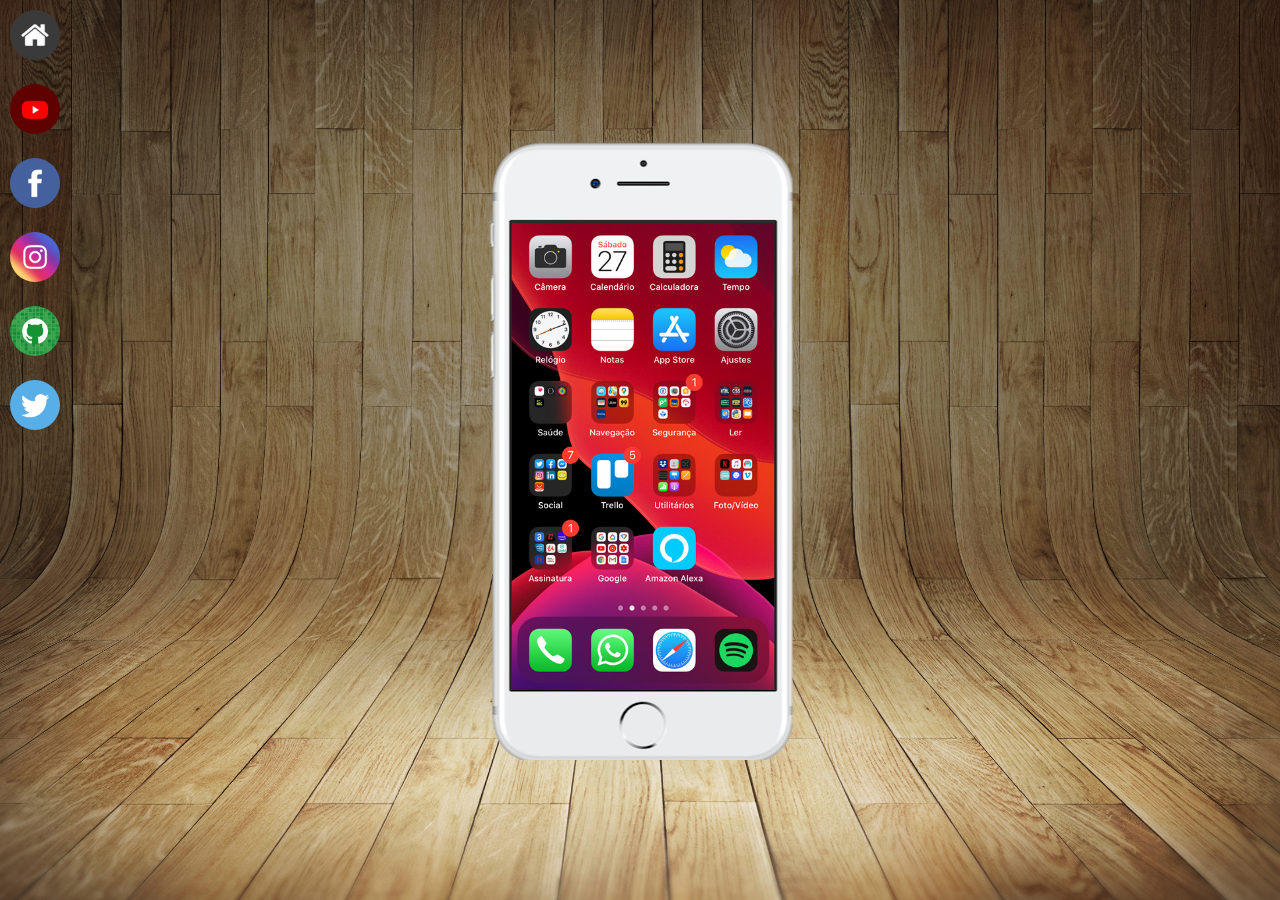
<file: index.html>
<!DOCTYPE html>
<html lang="pt-br">
<head>
    <meta charset="UTF-8">
    <meta name="viewport" content="width=device-width, initial-scale=1.0">
    <link rel="shortcut icon" href="favicon.ico" type="image/x-icon">
    <link rel="stylesheet" href="/estilos/style.css">
    <title>Projeto Redes Sociais</title>
</head>
<body>
    <main>
        <section id="telefone">
        
    <iframe src="home.html"  frameborder="0" name="tela" id="tela"></iframe>
        </section>
        
        <section id="redes-sociais">
            <a href="home.html" target="tela"><img src="imagens/logo-home.jpg" alt=""></a> <br>

            <a href="youtube.html" target="tela"><img src="imagens/logo-youtube.jpg" alt=""></a> <br>

            <a href="facebook.html" target="tela"><img src="imagens/logo-facebook.jpg" alt=""></a> <br>

            <a href="instagram.html" target="tela"><img src="imagens/logo-instagram.jpg" alt=""> <br>
            </a>

            <a href="github.html" target="tela"><img src="imagens/logo-github.jpg" alt=""></a> <br>

            <a href="twitter.html" target="tela"><img src="imagens/logo-twitter.jpg" alt=""></a> <br>

        </section>
    </main>
    
</body>
</html>
</file>
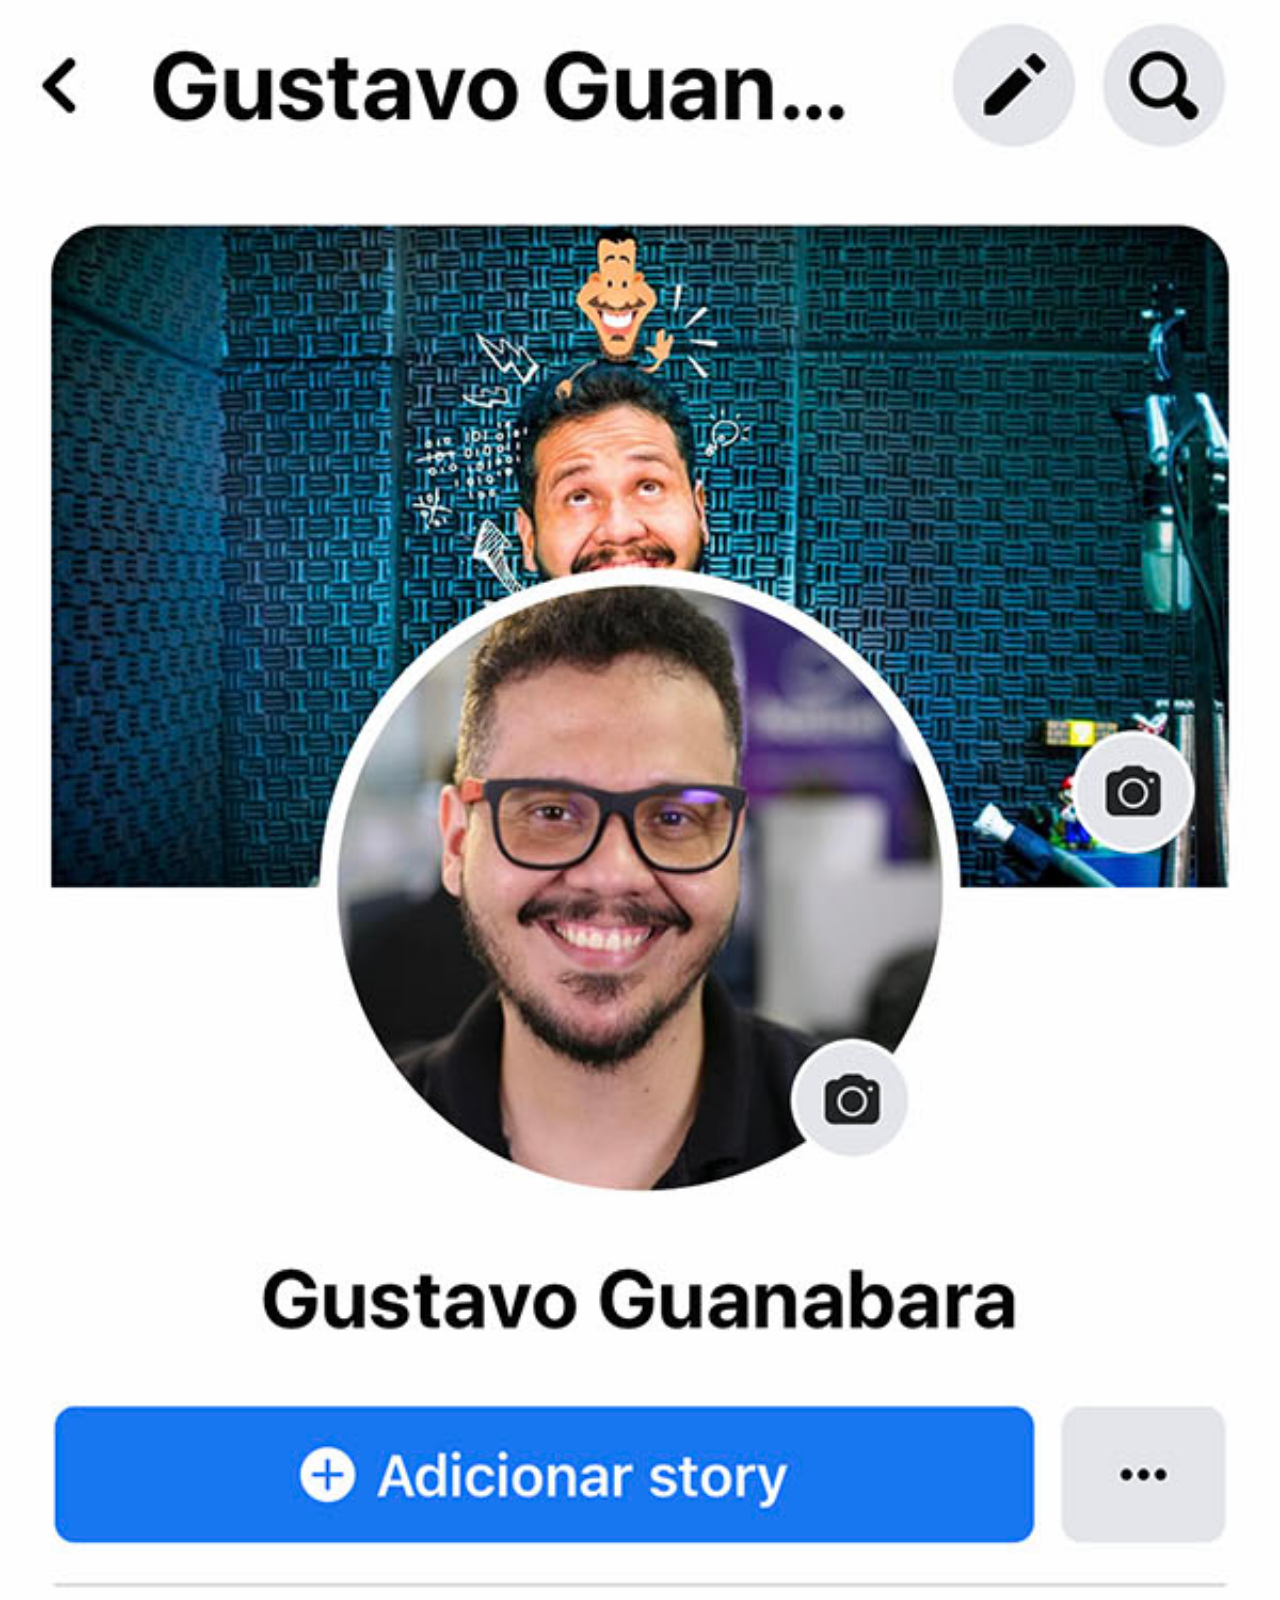
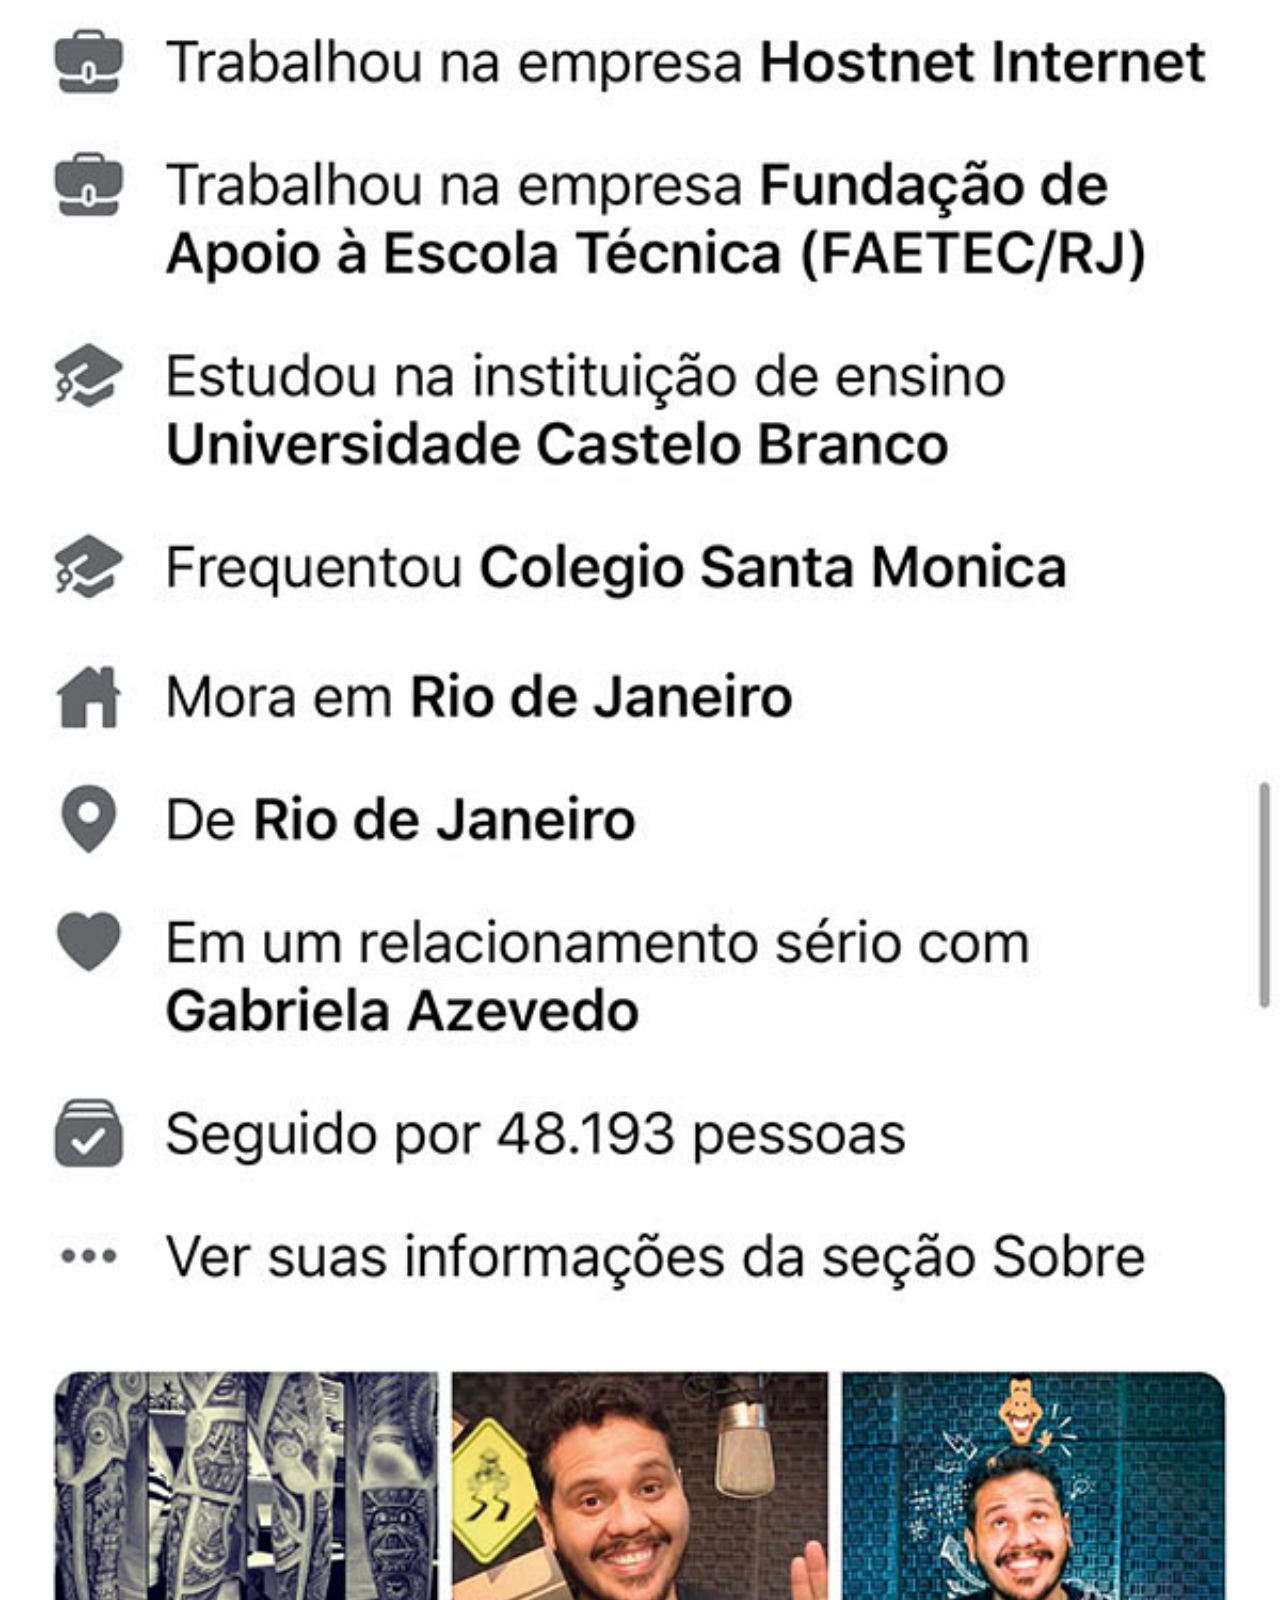
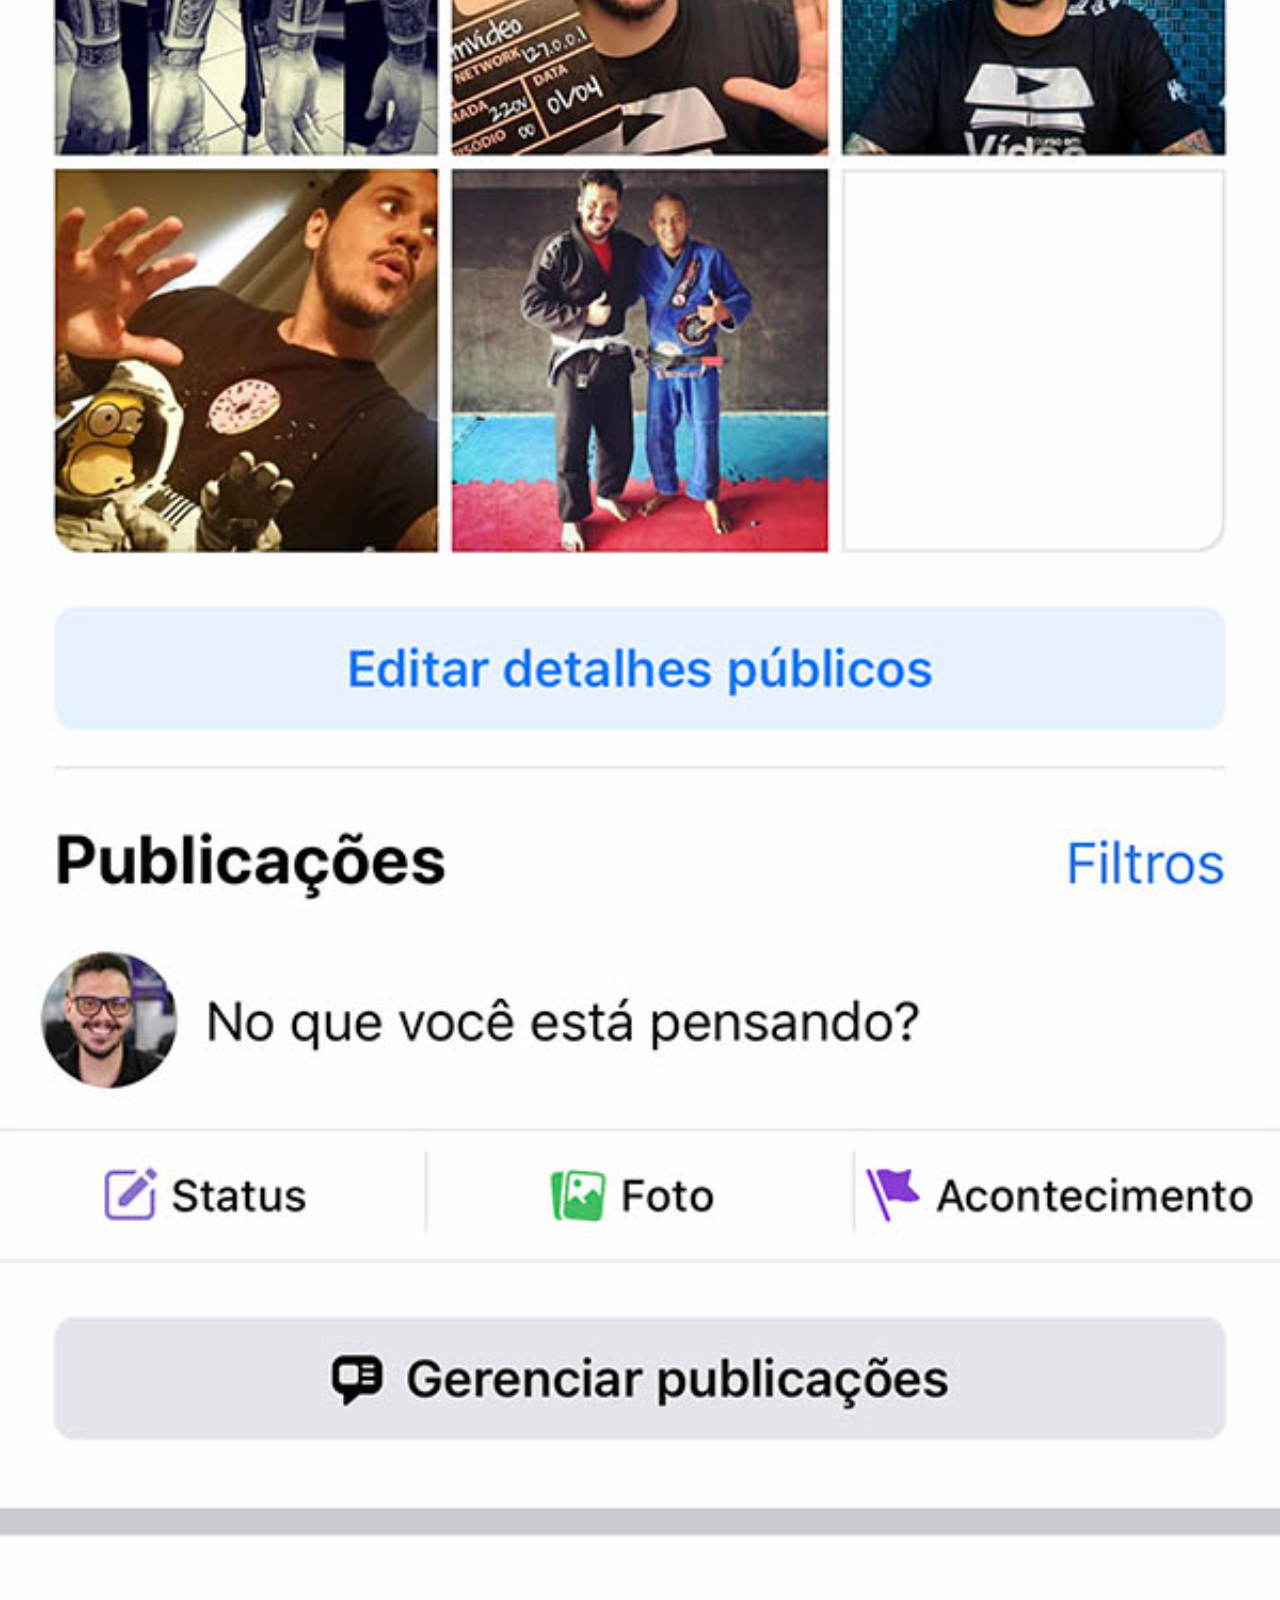
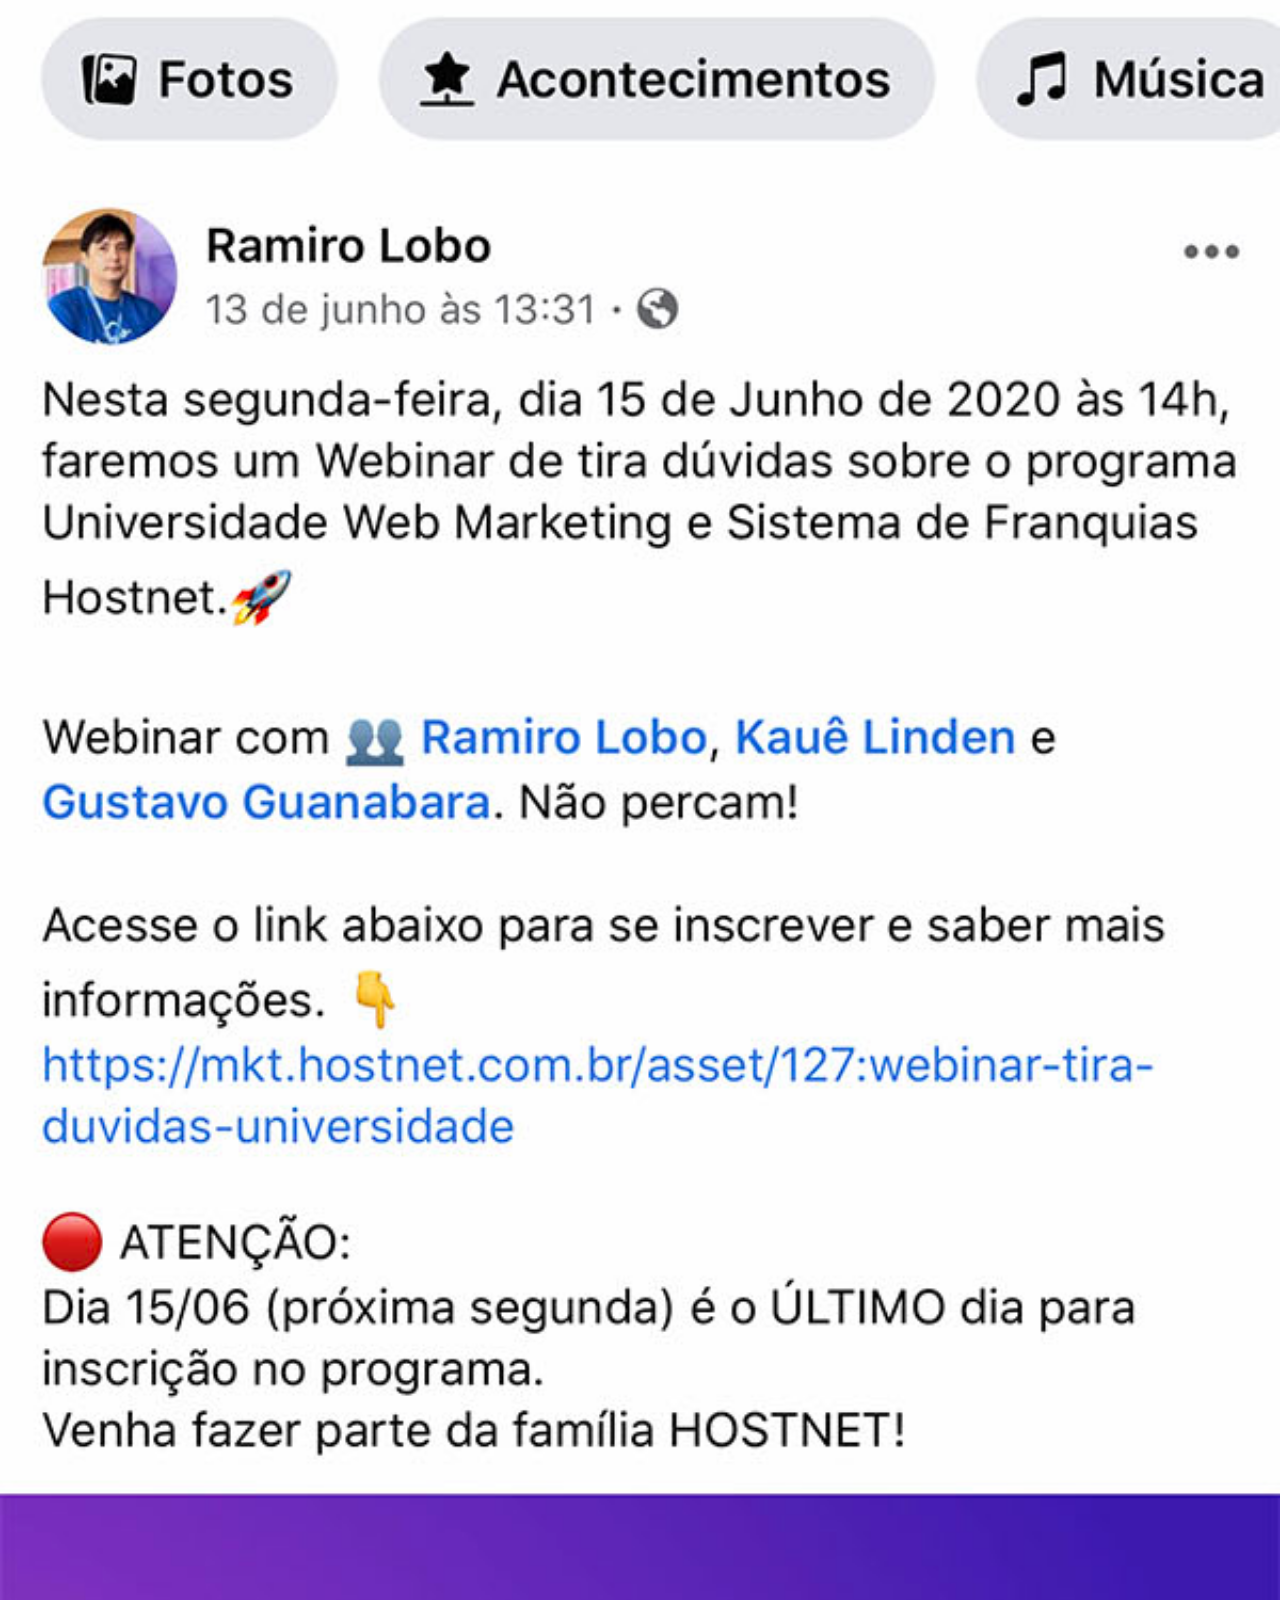
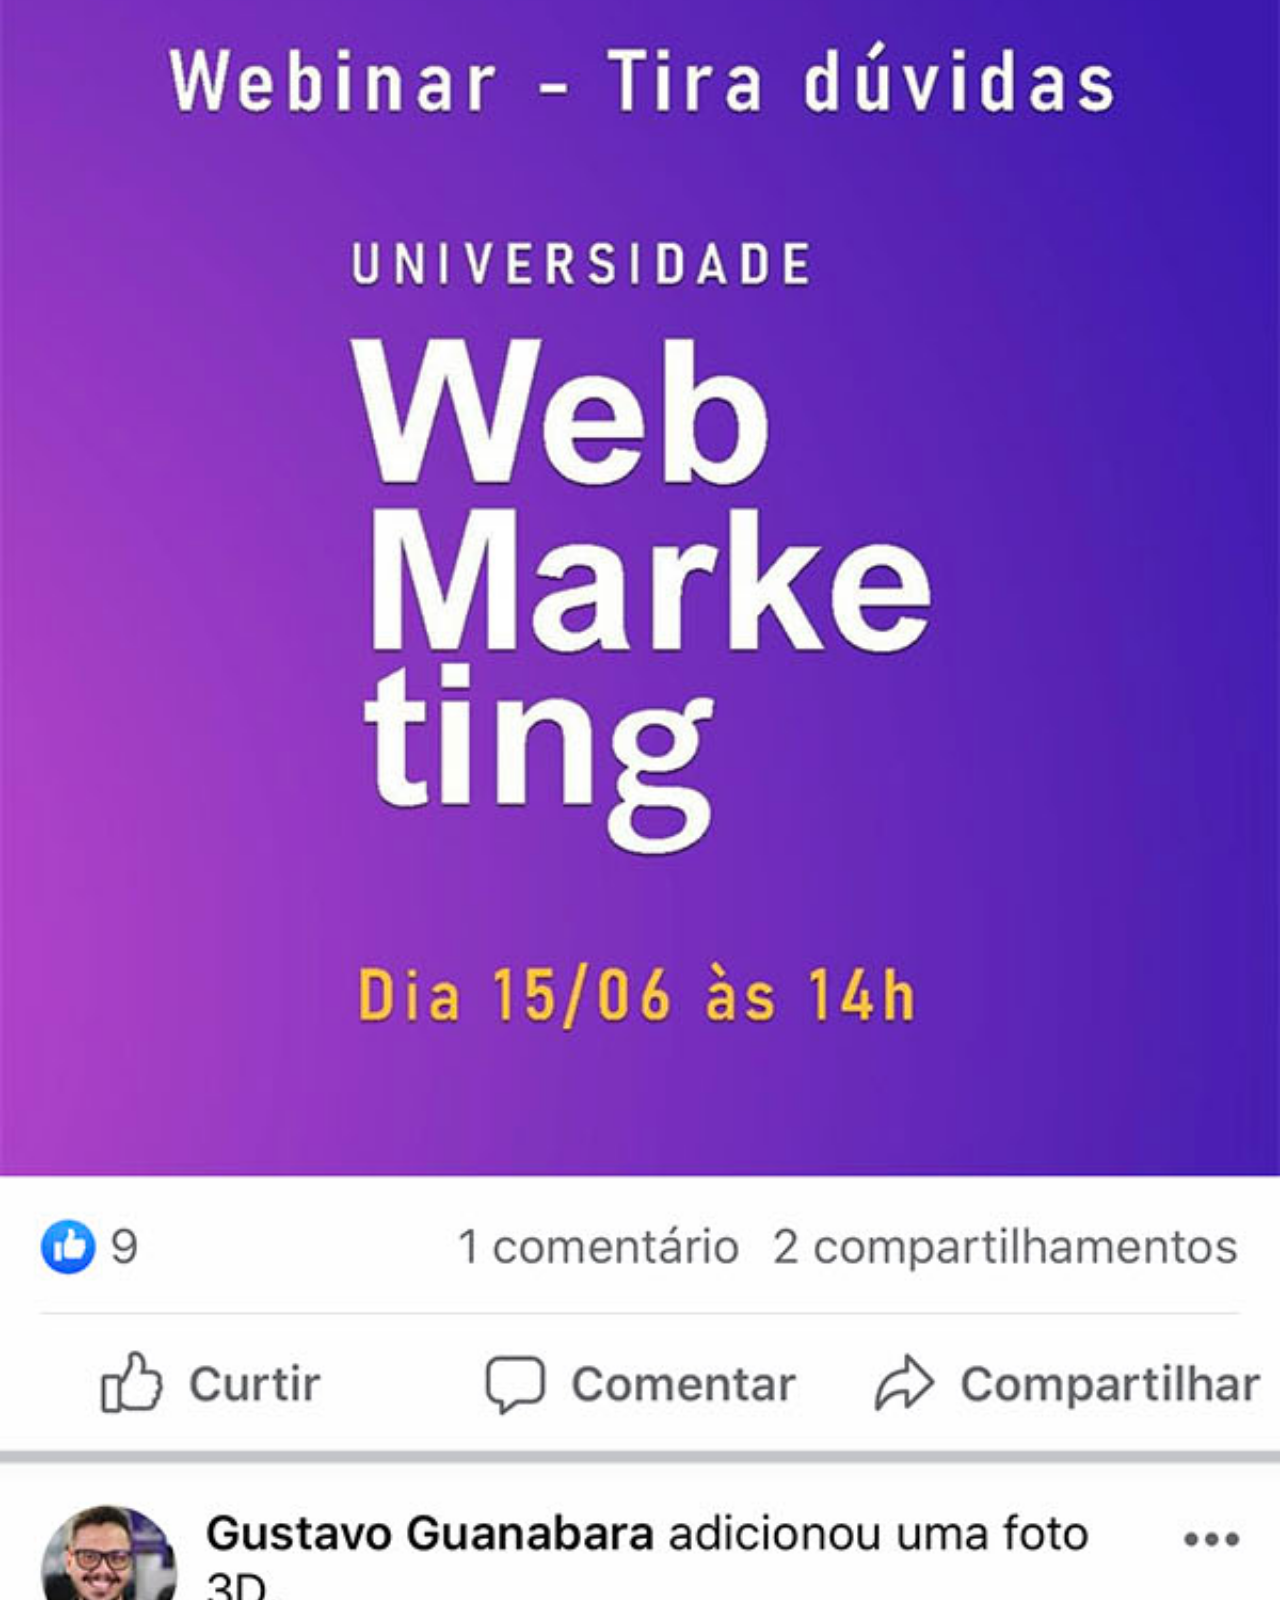
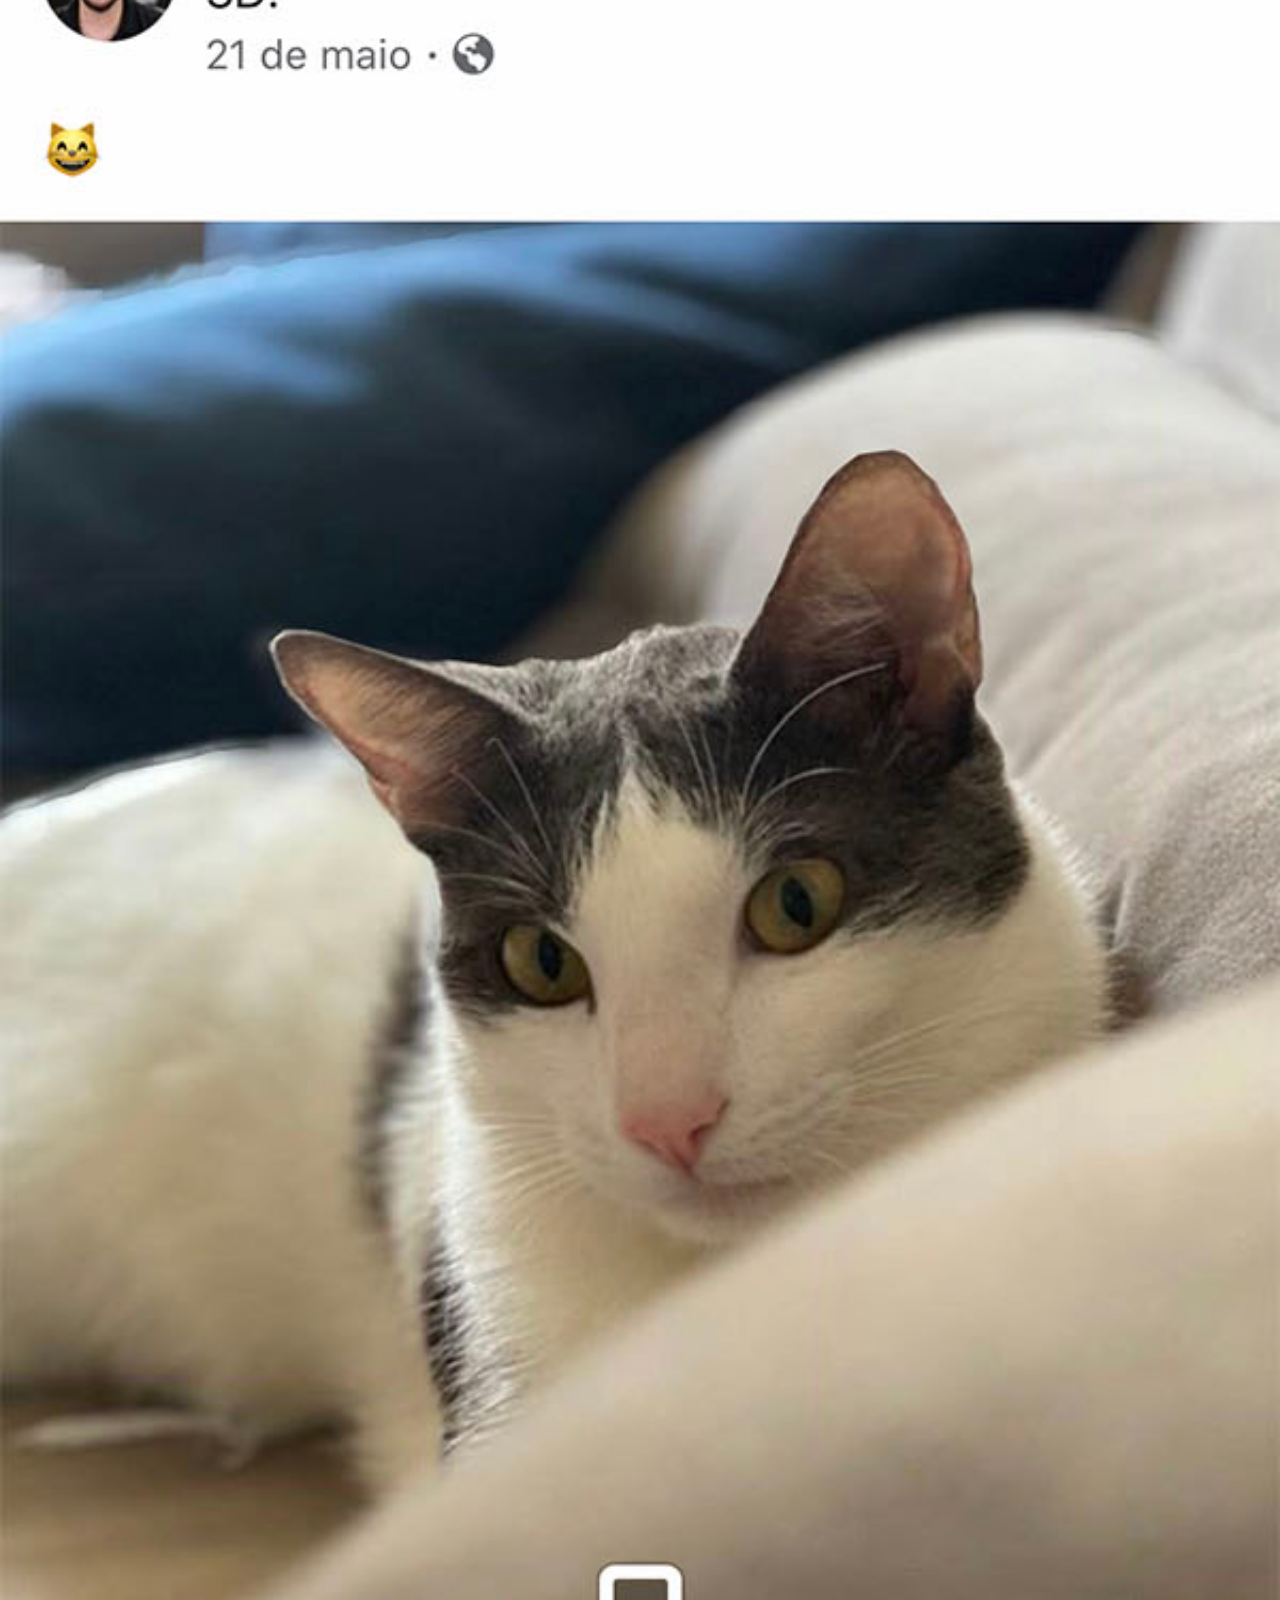
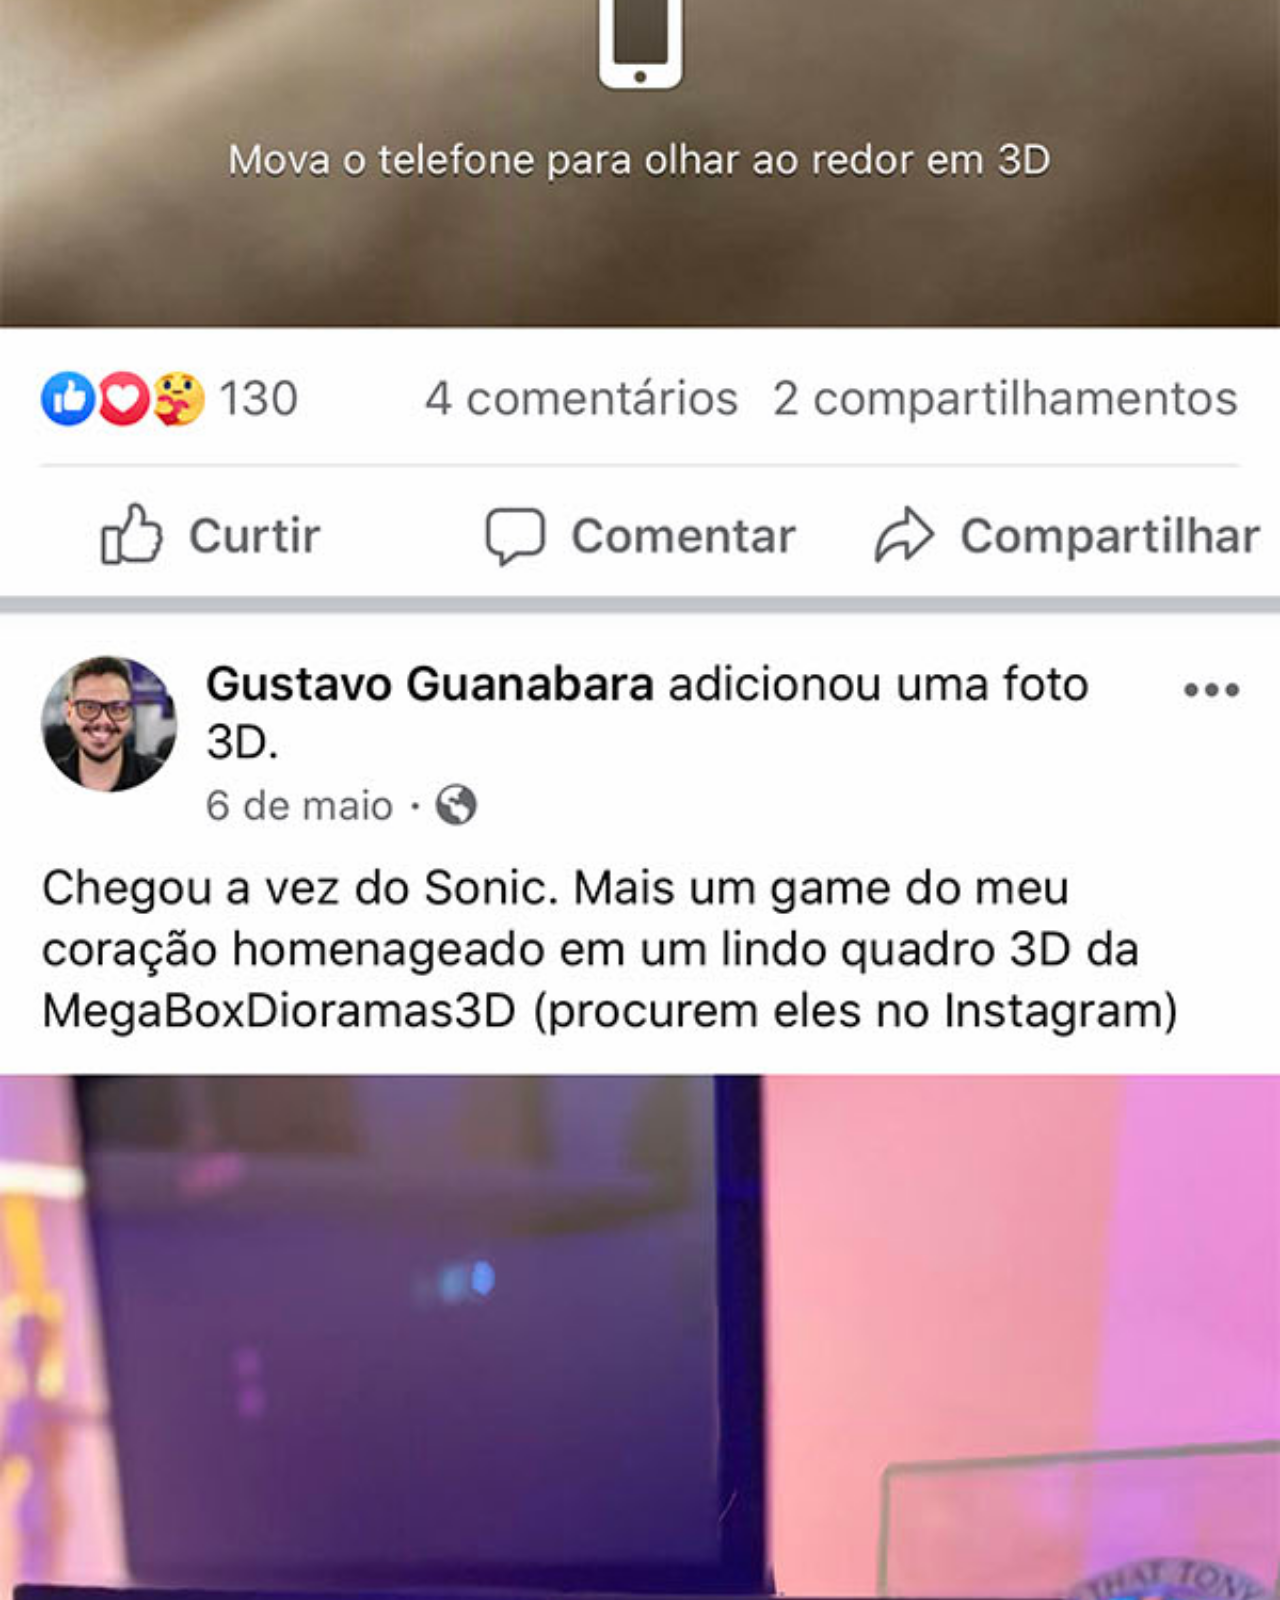
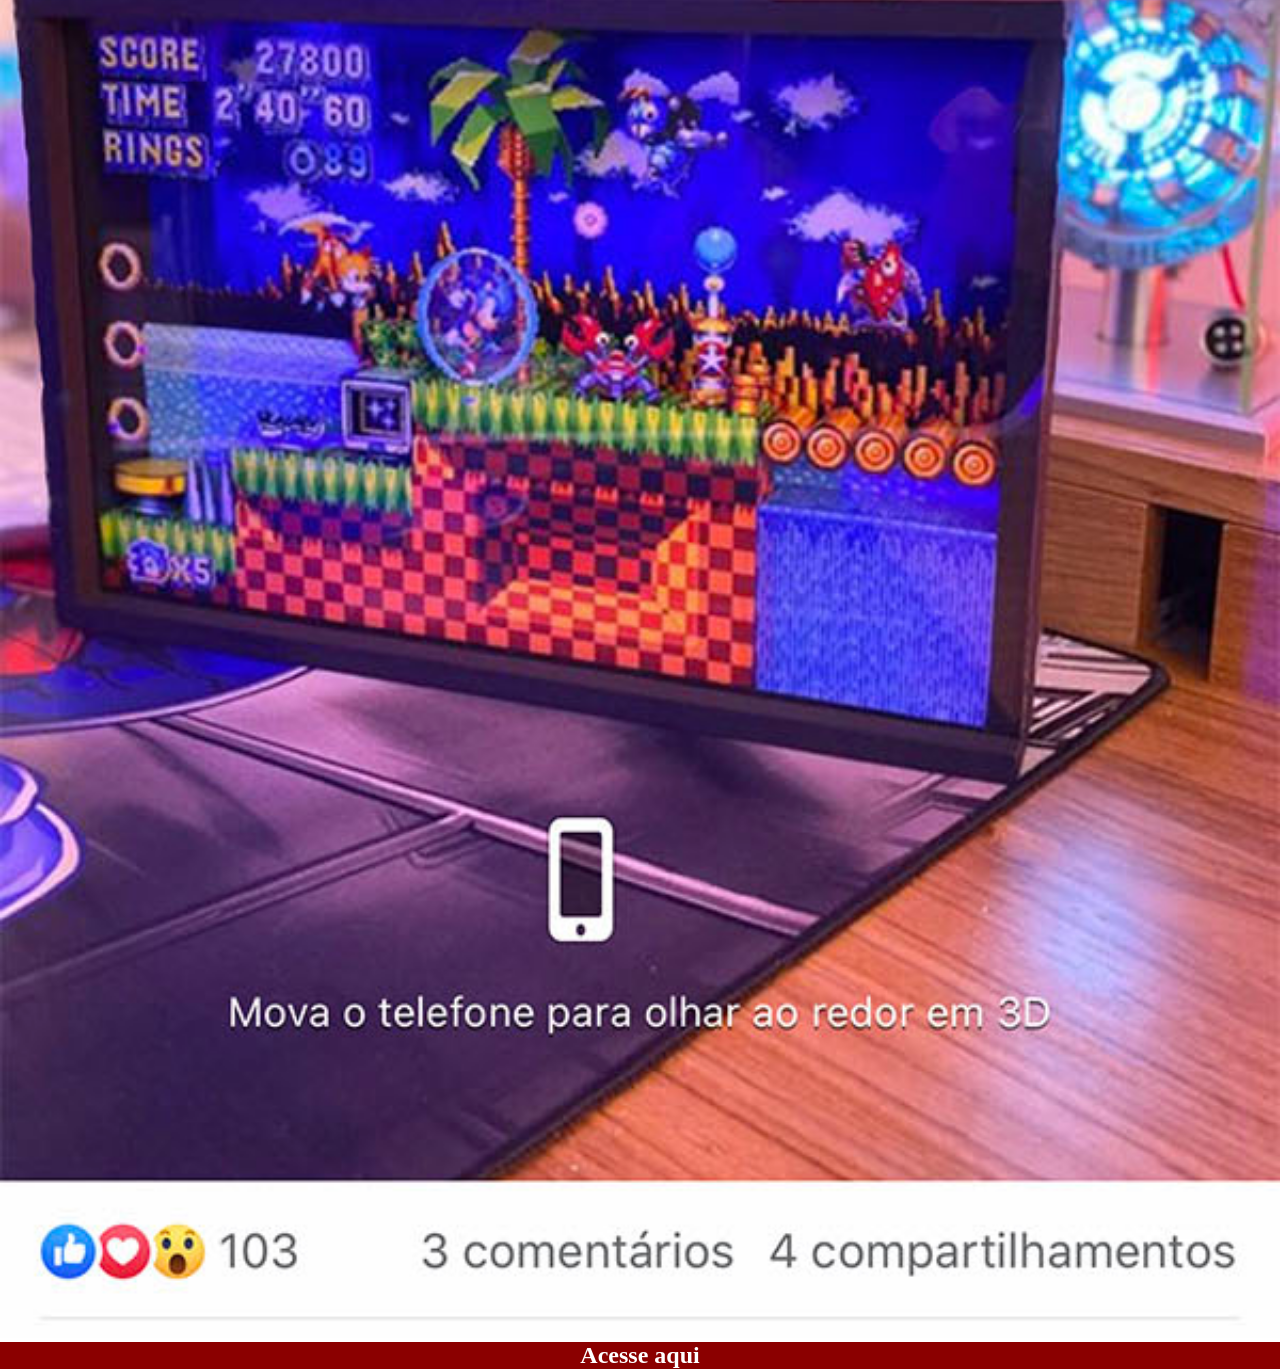
<file: facebook.html>
<!DOCTYPE html>
<html lang="pt-br">
<head>
    <meta charset="UTF-8">
    <meta name="viewport" content="width=, initial-scale=1.0">
    <title>Document</title>
</head>

<style>
        *{ margin: 0px;
        padding: 0px;}


        ::-webkit-scrollbar{
            width: 0px;
            height: 0px;
        }


        img{ width: 100vw;}



        a{
            display: block;
            text-align: center;
            text-decoration: none;
            font-size: 1.5em;
            background-color: darkred;
            color: white;
            font-weight: bolder;
        }
        

        a:hover{
            text-decoration: underline;
        }

</style>

<body>
    <img src="imagens/tela-facebook.jpg" alt="facebook">
    <a href="#" target="_blank">Acesse aqui</a>
   
</body>
</html>
</file>
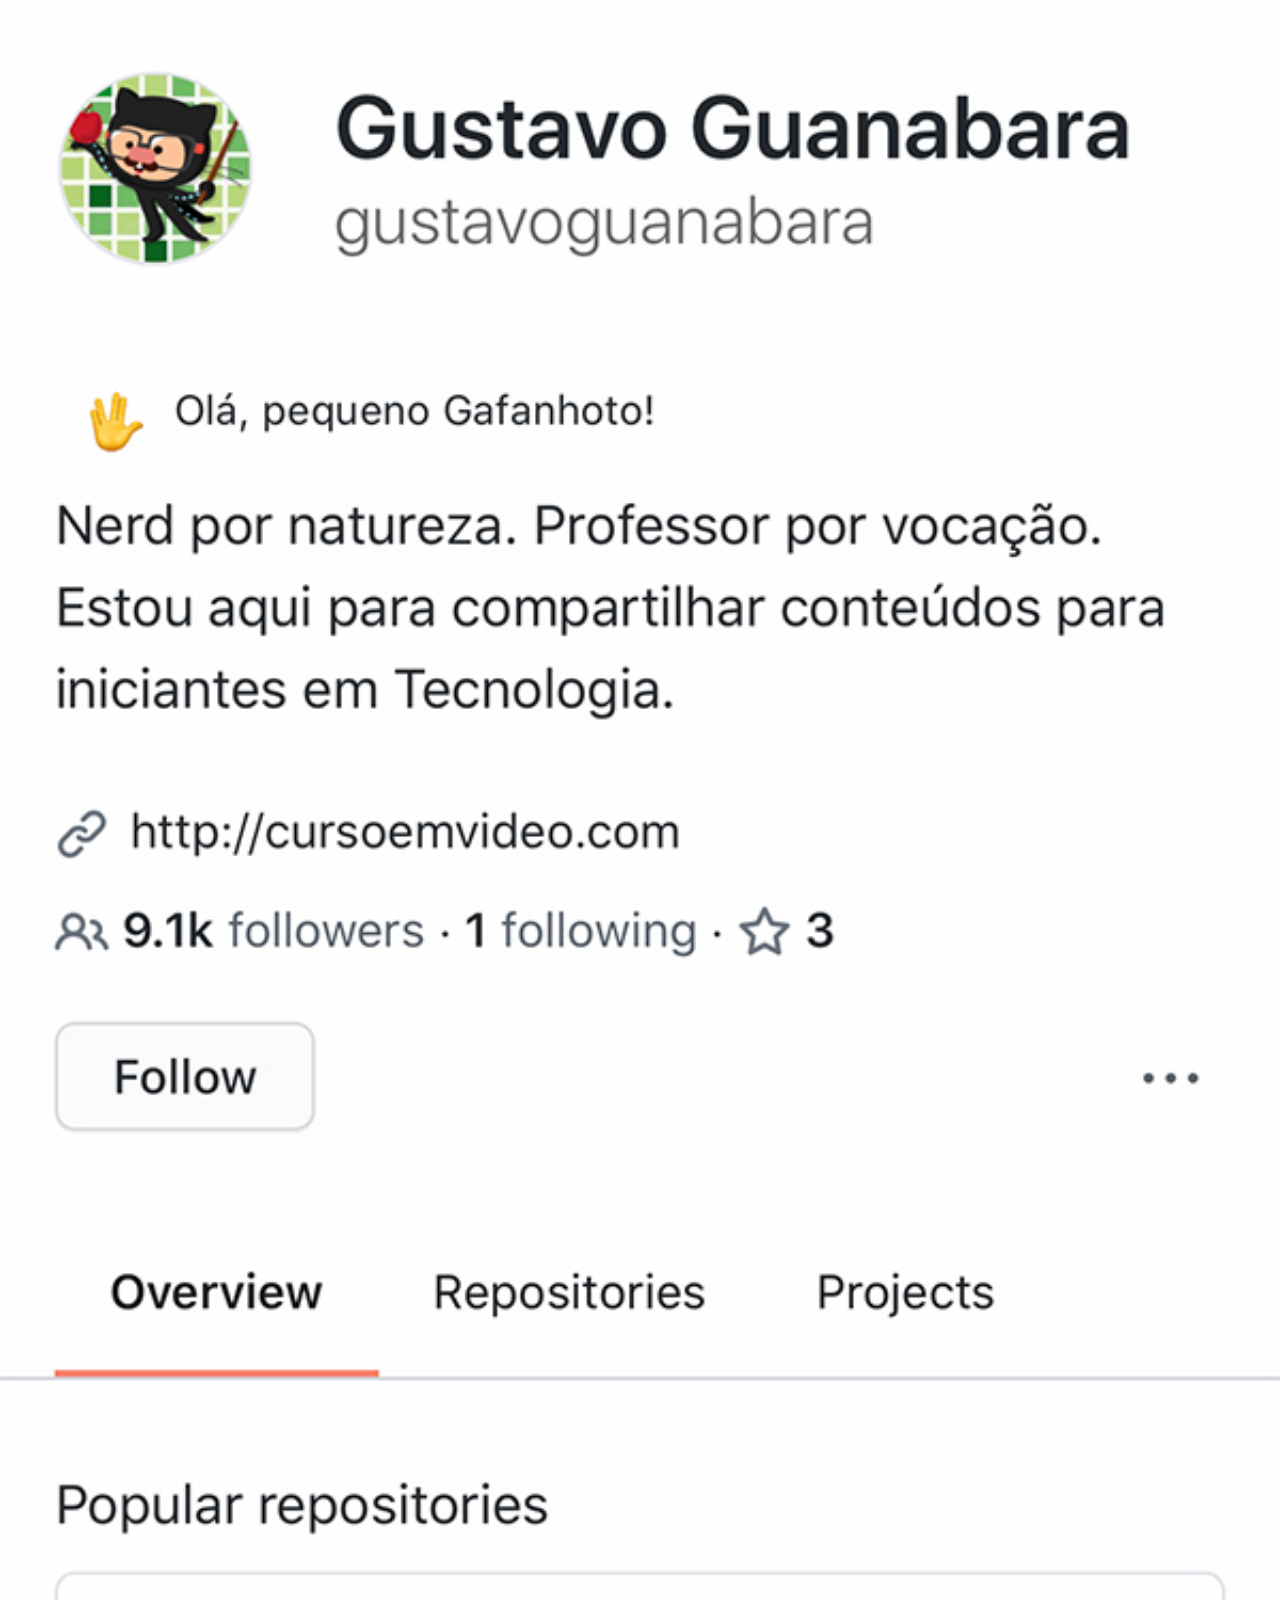
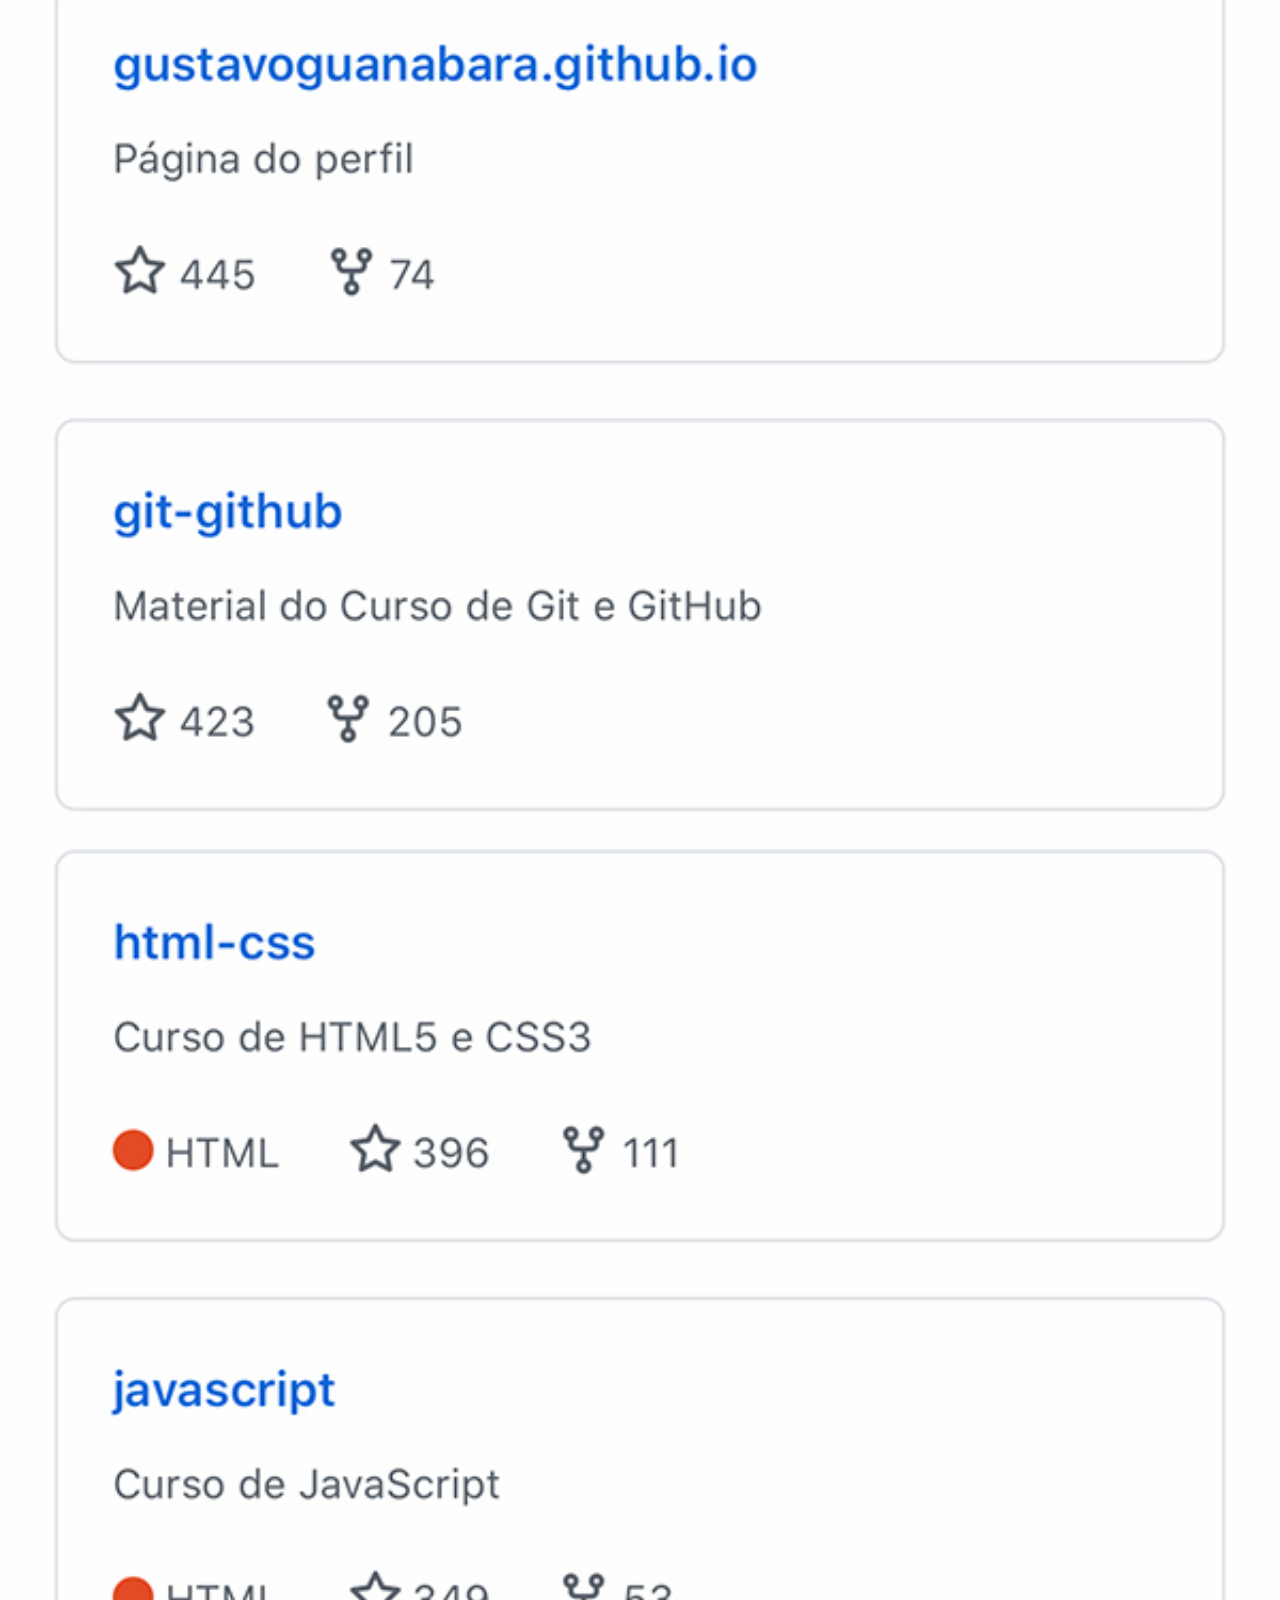
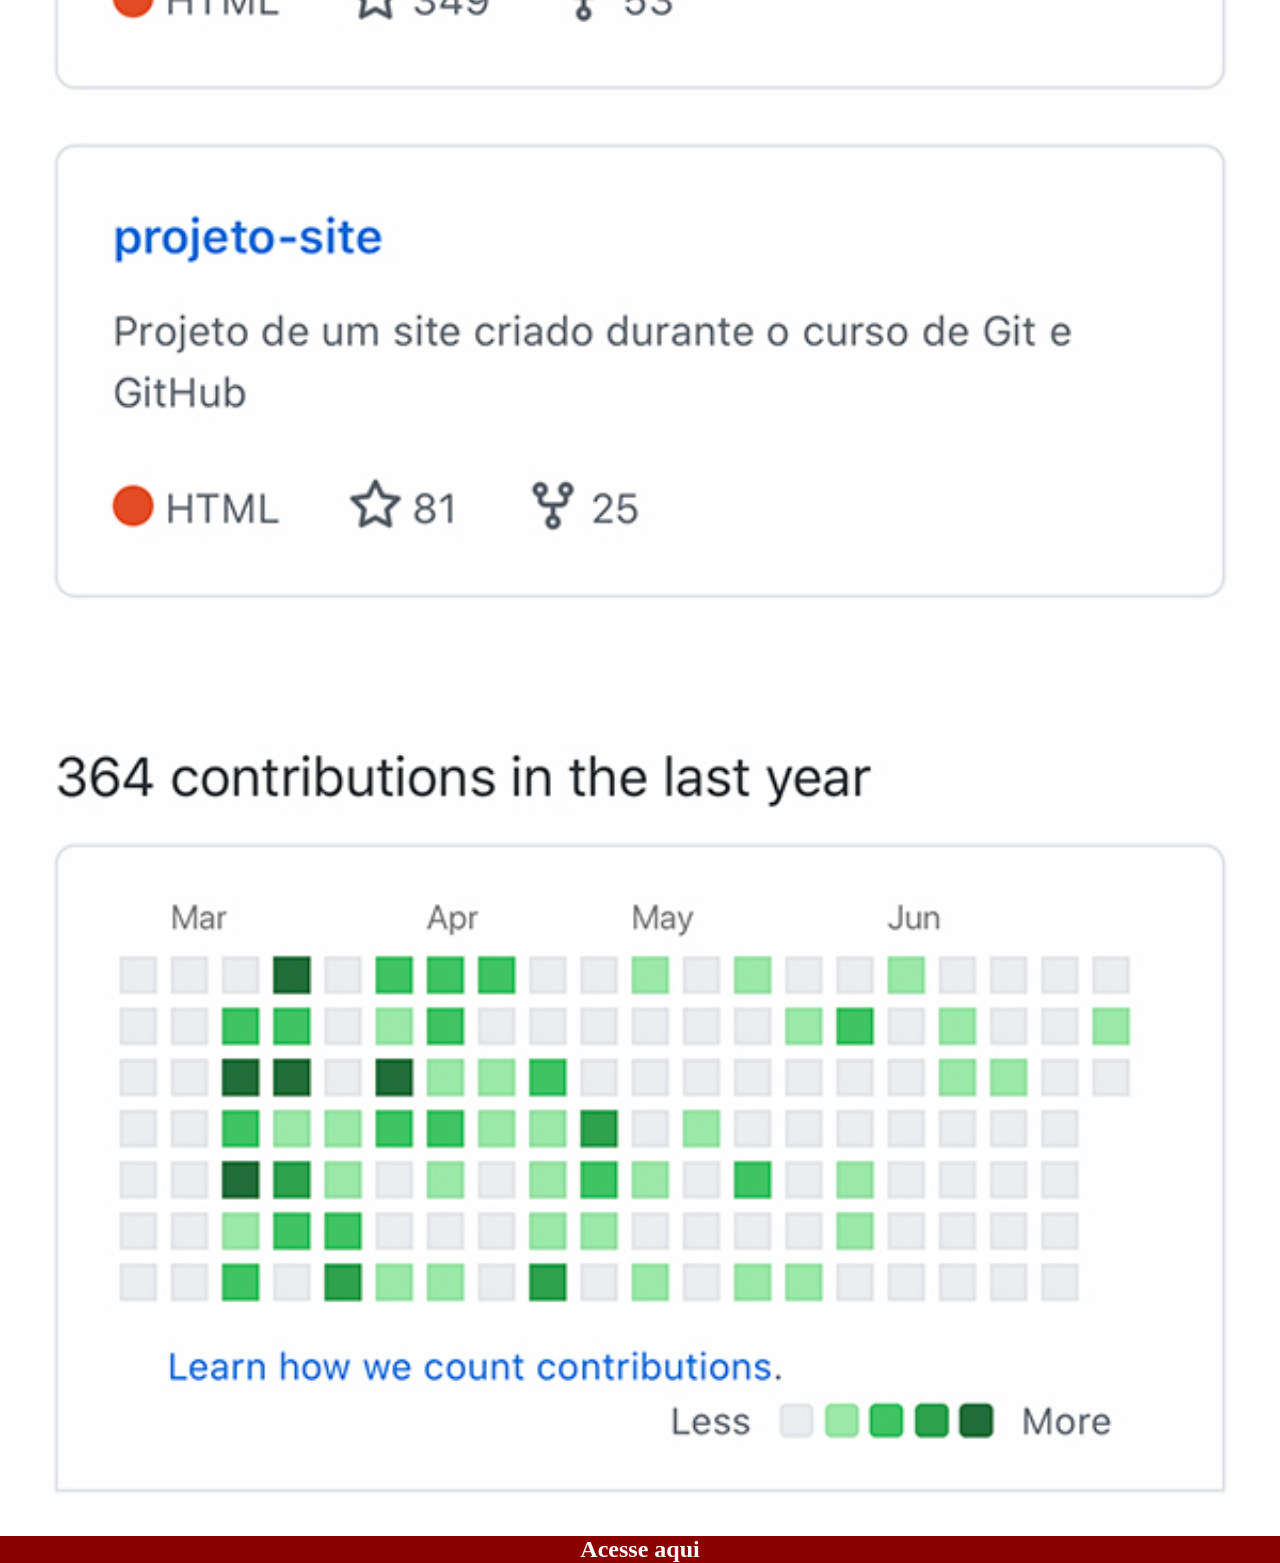
<file: github.html>
<!DOCTYPE html>
<html lang="pt-br">
<head>
    <meta charset="UTF-8">
    <meta name="viewport" content="width=device-width, initial-scale=1.0">
    <title>Document</title>
</head>
<style>
        *{ margin: 0px;
        padding: 0px;}

        ::-webkit-scrollbar{
            width: 0px;
            height: 0px;

        }

      img{
        width: 100vw;
      }


      a{
        display: block;
        text-align: center;
        text-decoration: none;
        font-size: 1.5em;
        background-color: darkred;
        color: white;
        font-weight: bolder;
      }

      a:hover{
        text-decoration: underline;
      }
        

</style>
<body>
    <img src="imagens/tela-github.jpg" alt="Github">
    <a href="#" target="_blank">Acesse aqui</a>

</body>
</html>
</file>
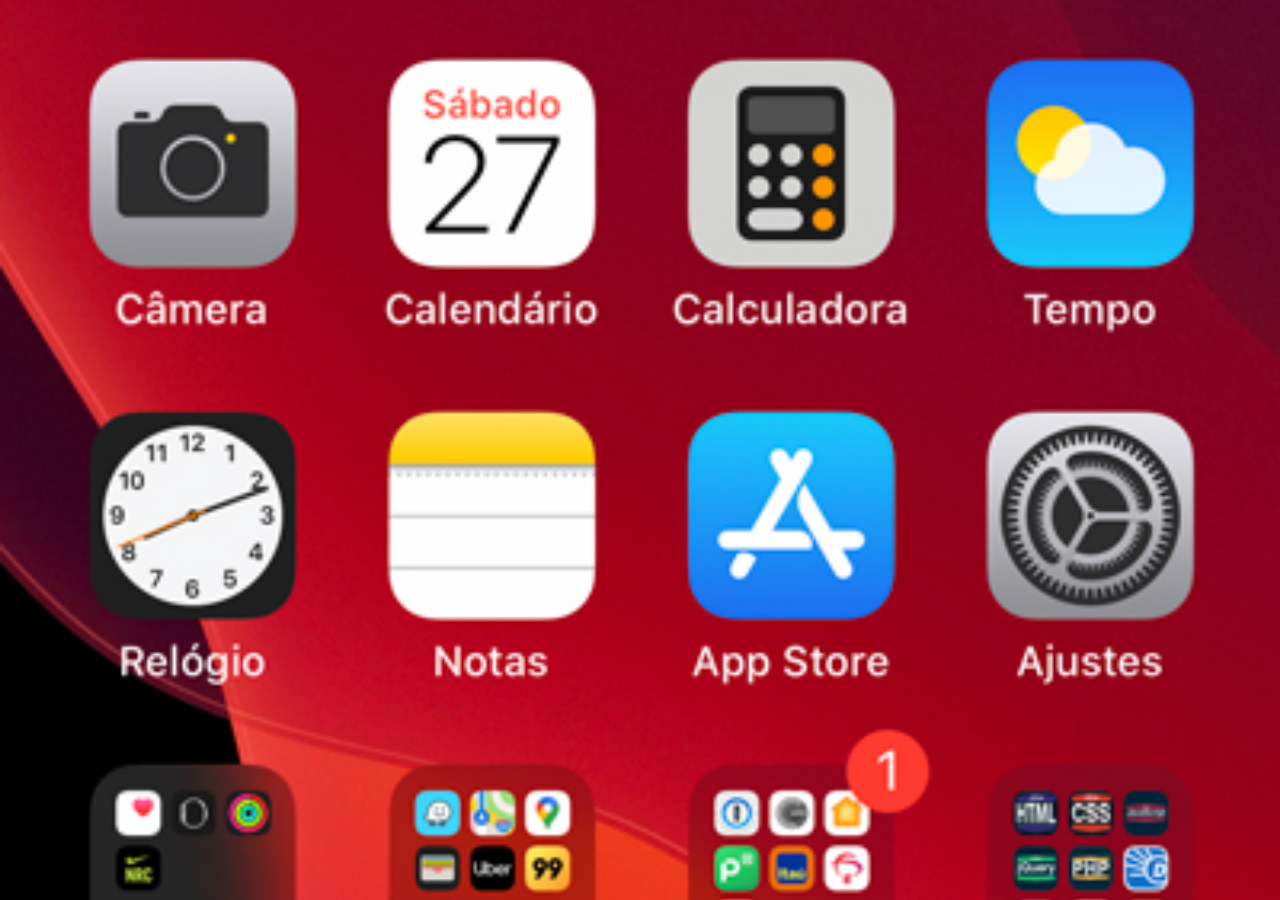
<file: home.html>
<!DOCTYPE html>
<html lang="pt-br">
<head>
    <meta charset="UTF-8">
    <meta name="viewport" content="width=device-width, initial-scale=1.0">
    <title>Document</title>
   
</head>
 <style>
        *{ margin: 0px;
        padding: 0px;}


        body{
            height: 100vh;
            width: 100vw;
            background: url(imagens/tela-home.jpg) no-repeat center top;
            background-size: cover;

        }



    </style>
<body>
    
</body>
</html>
</file>
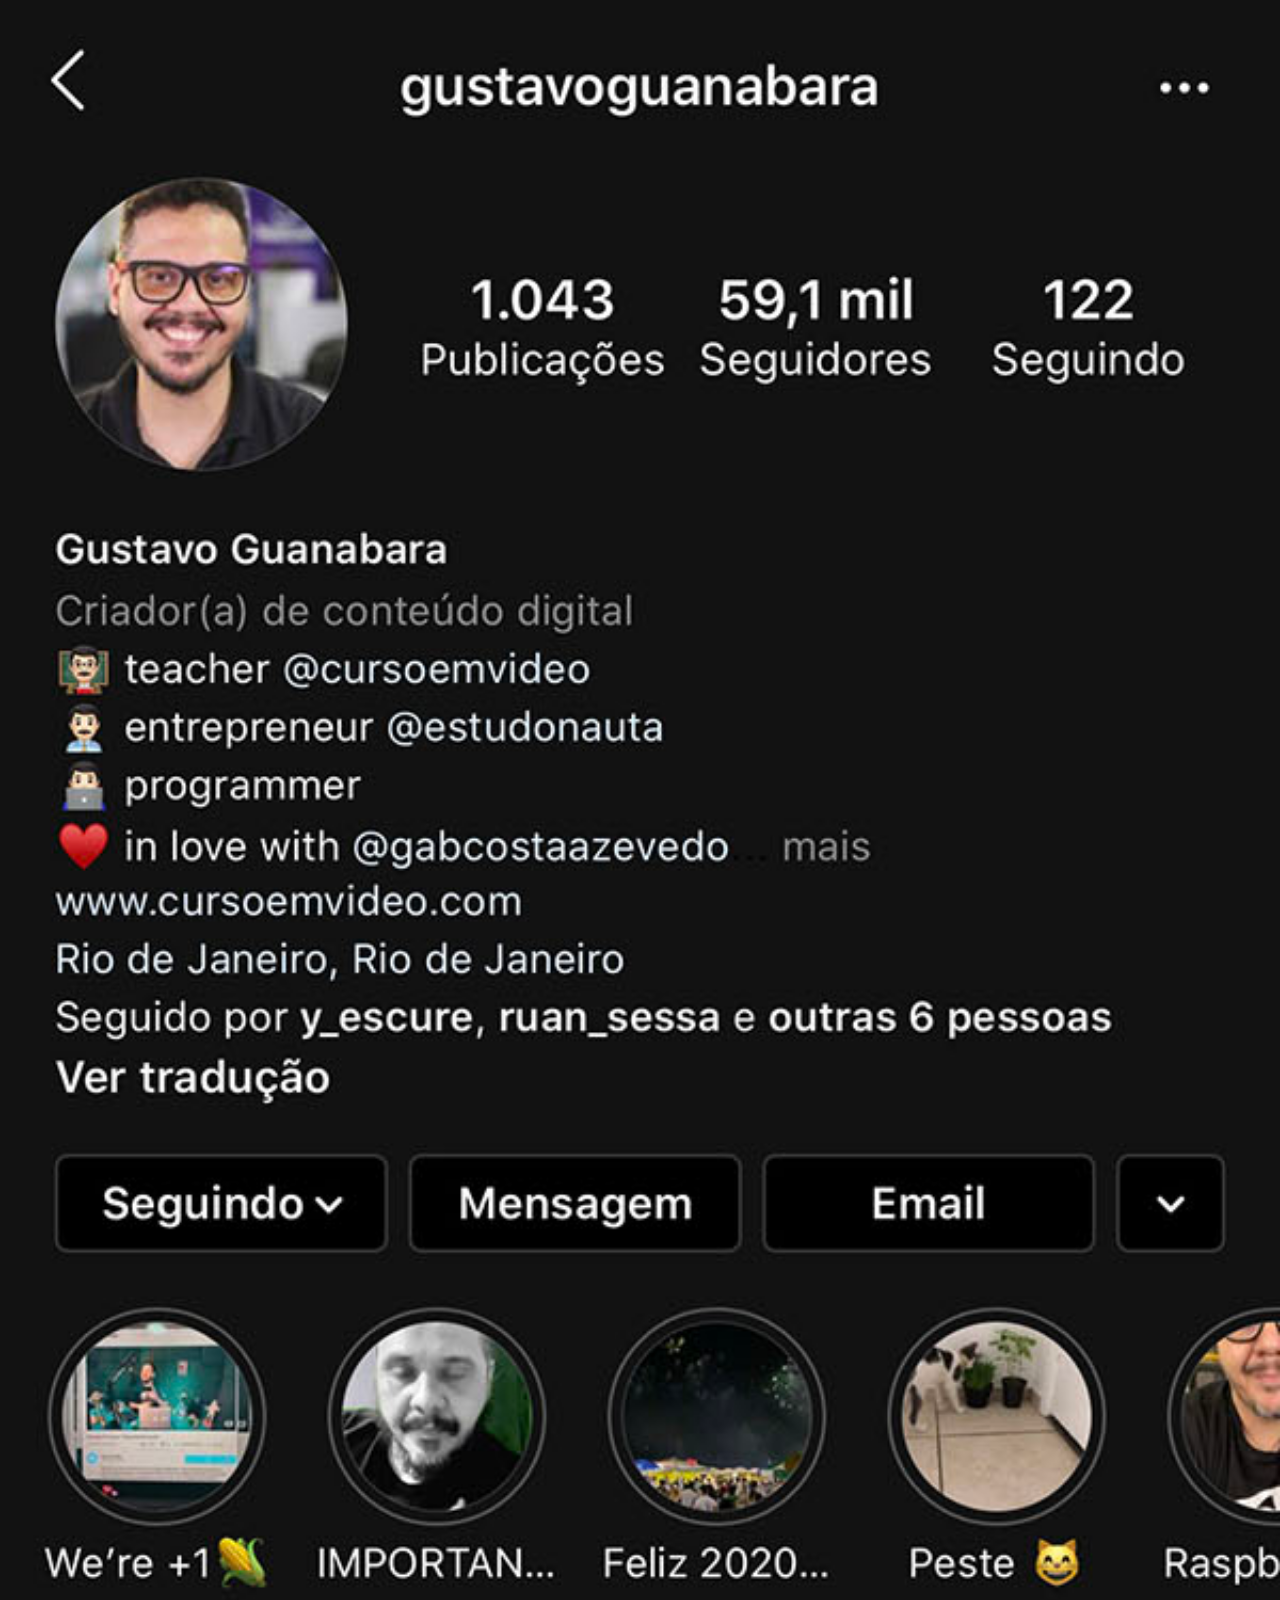
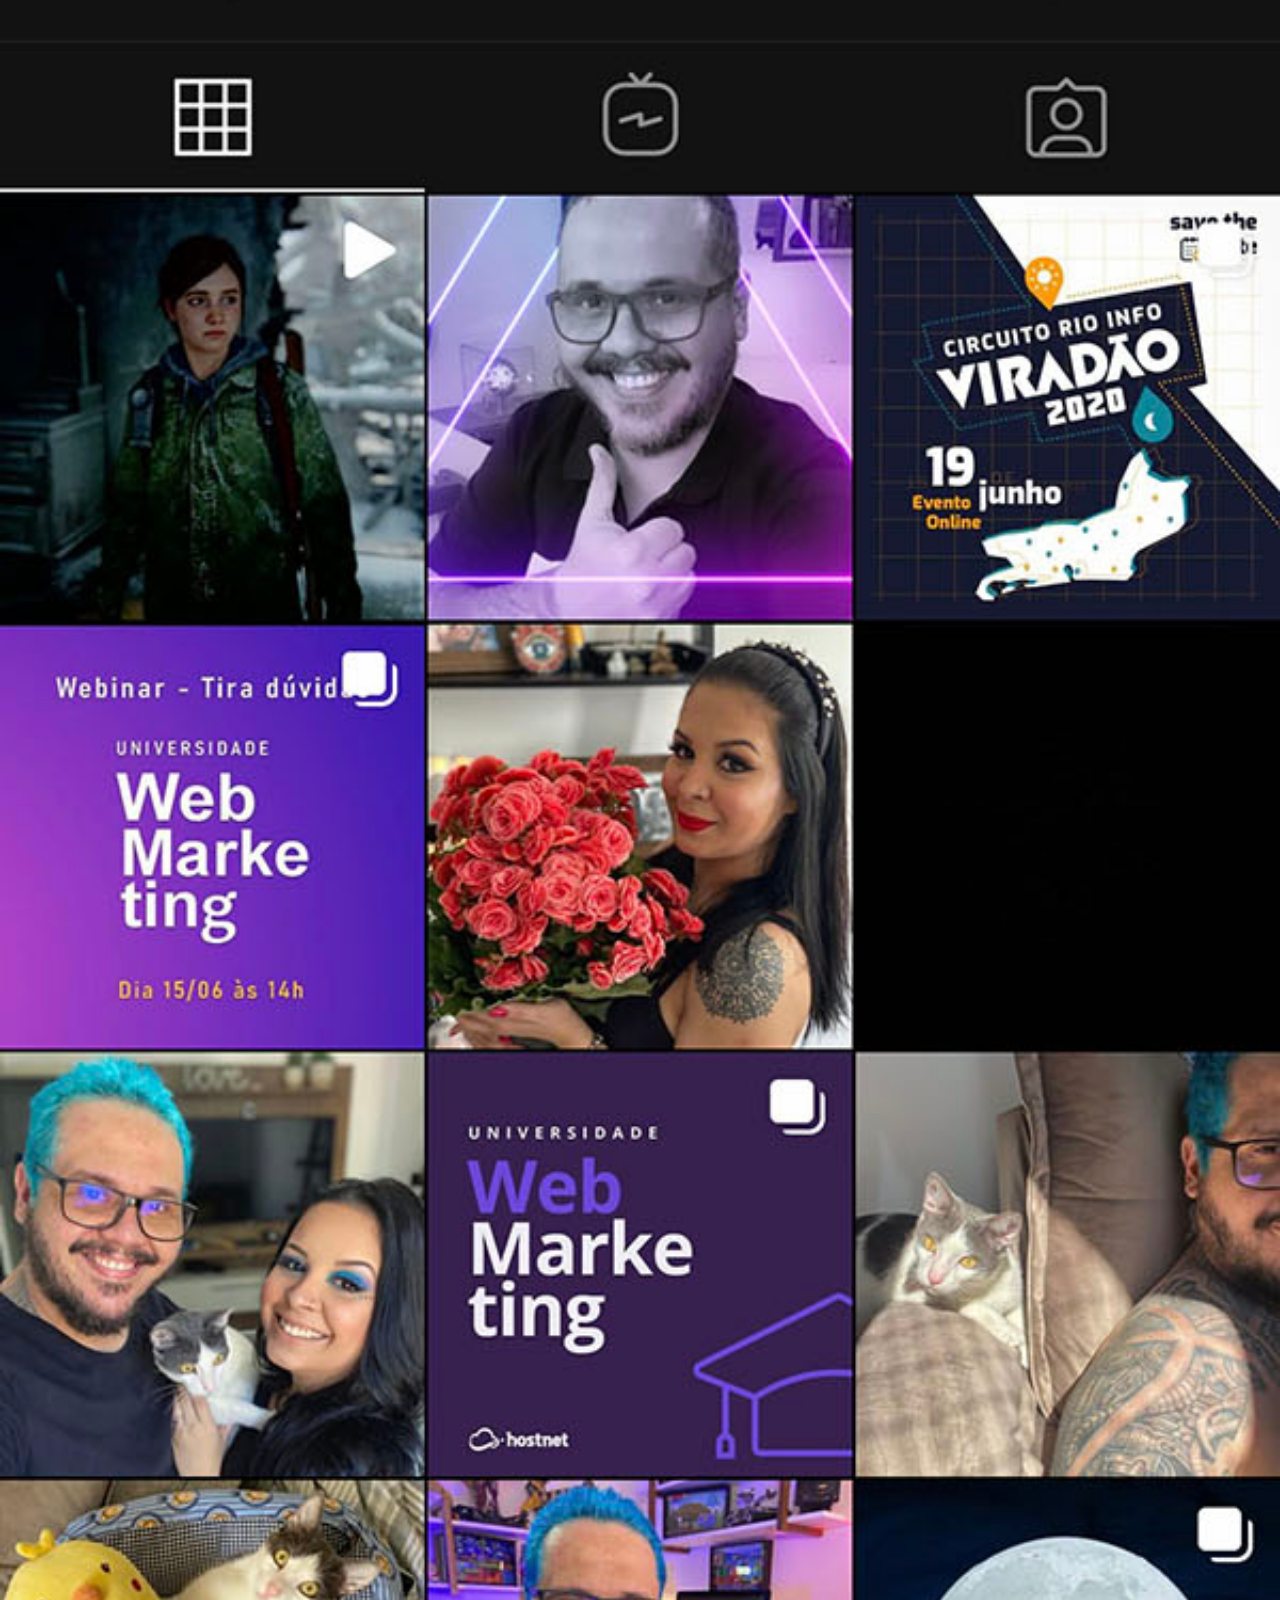
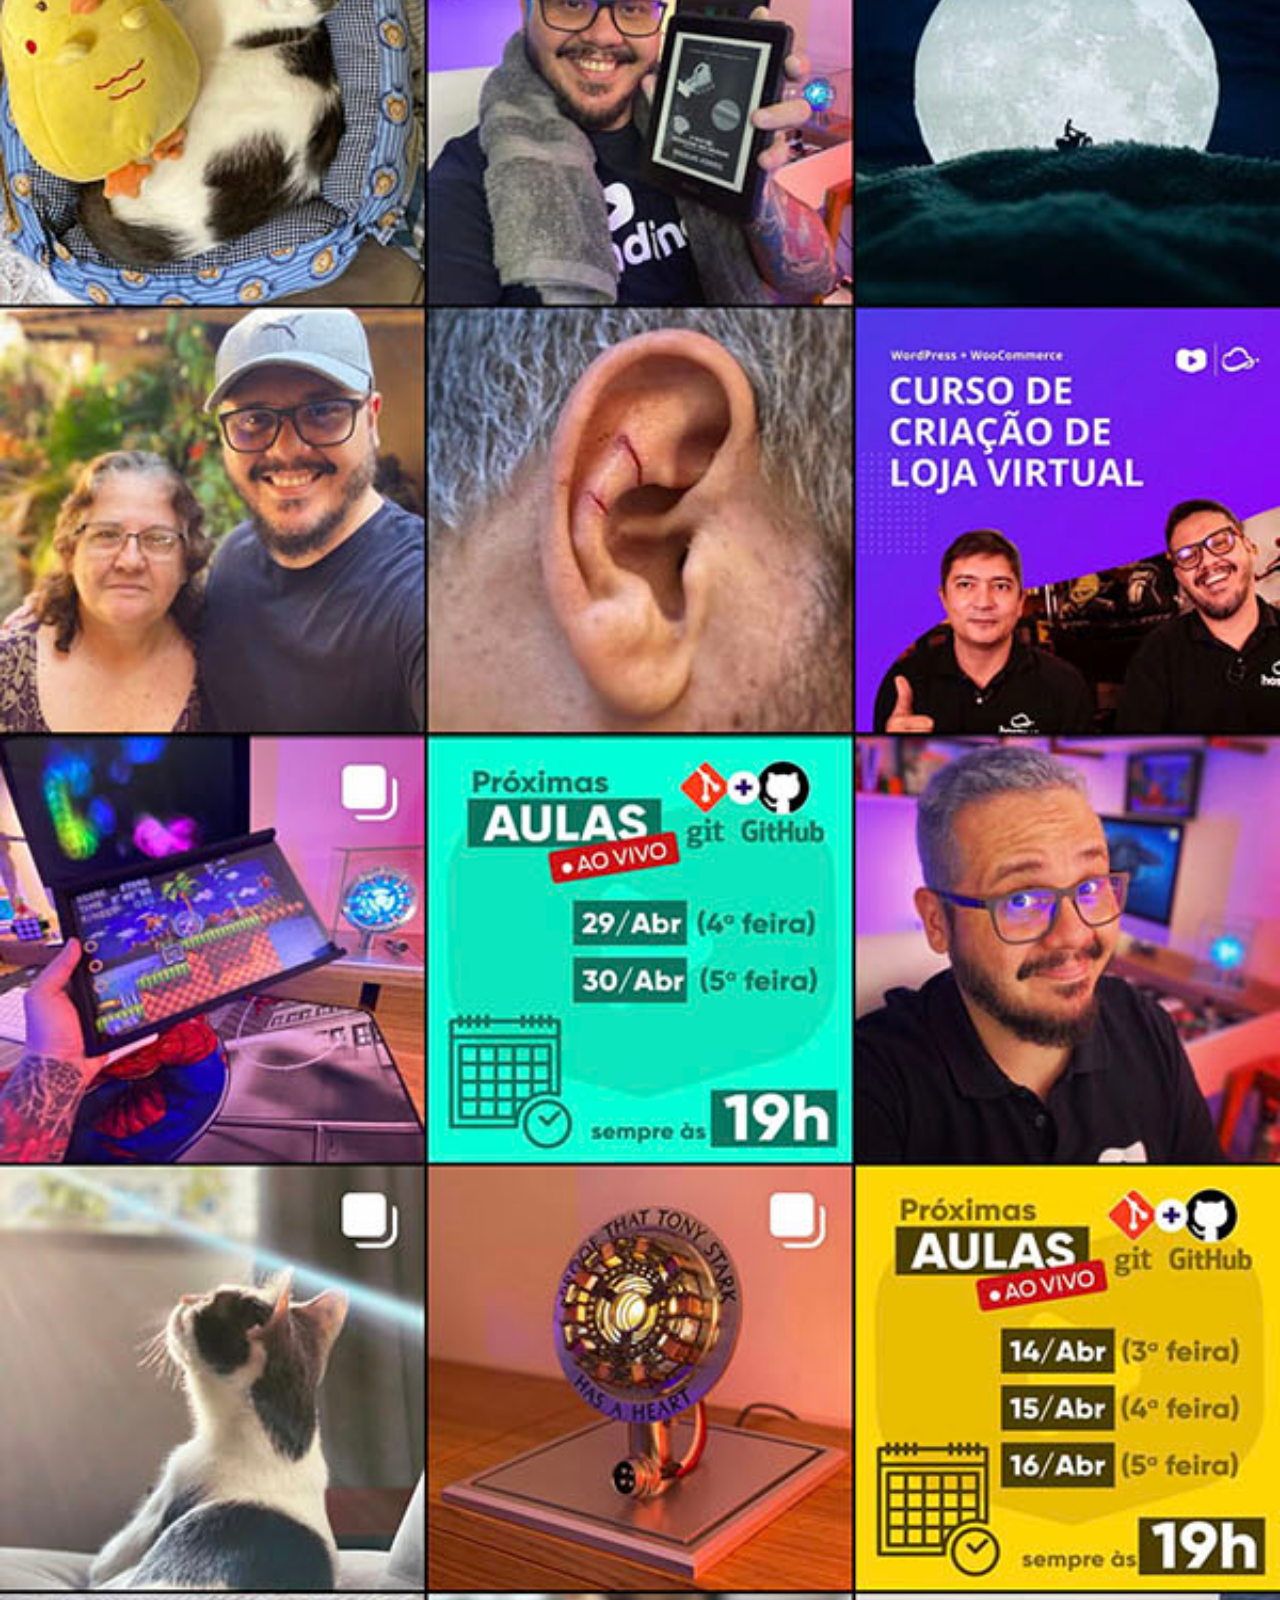
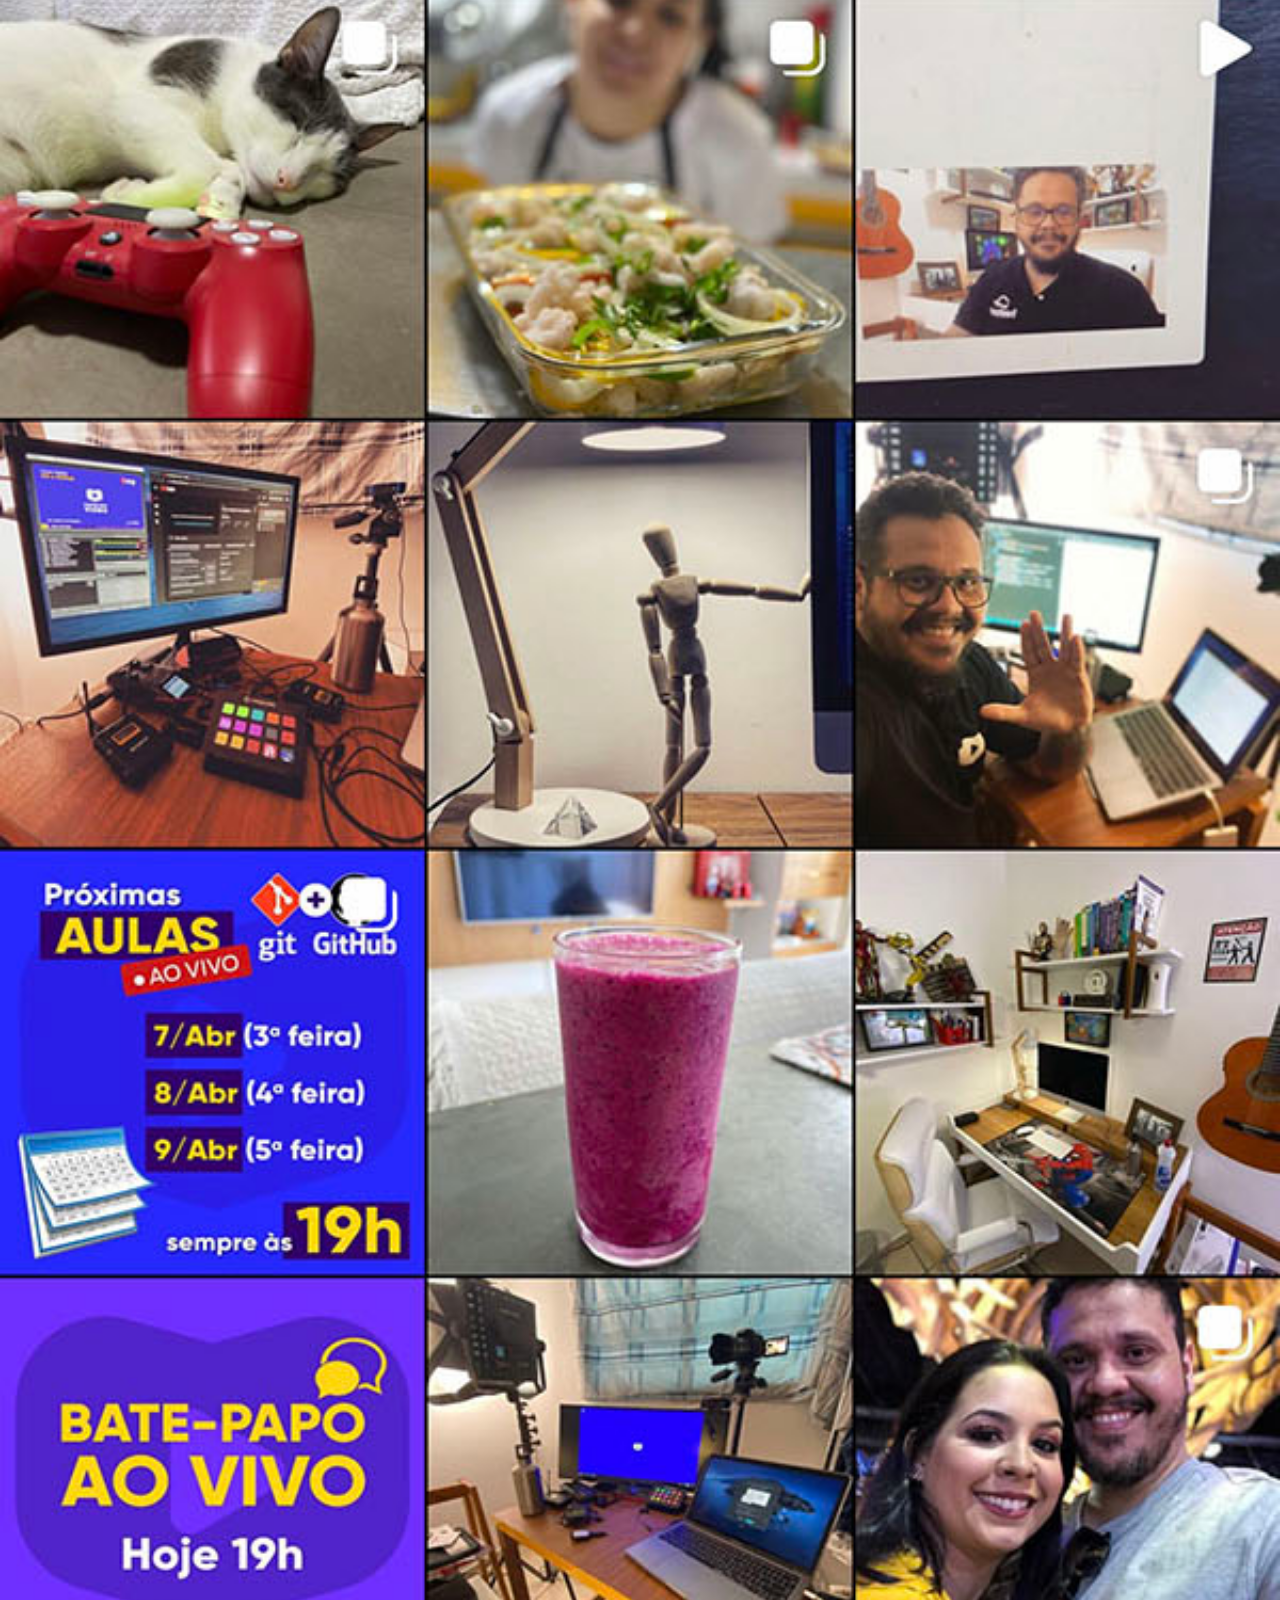
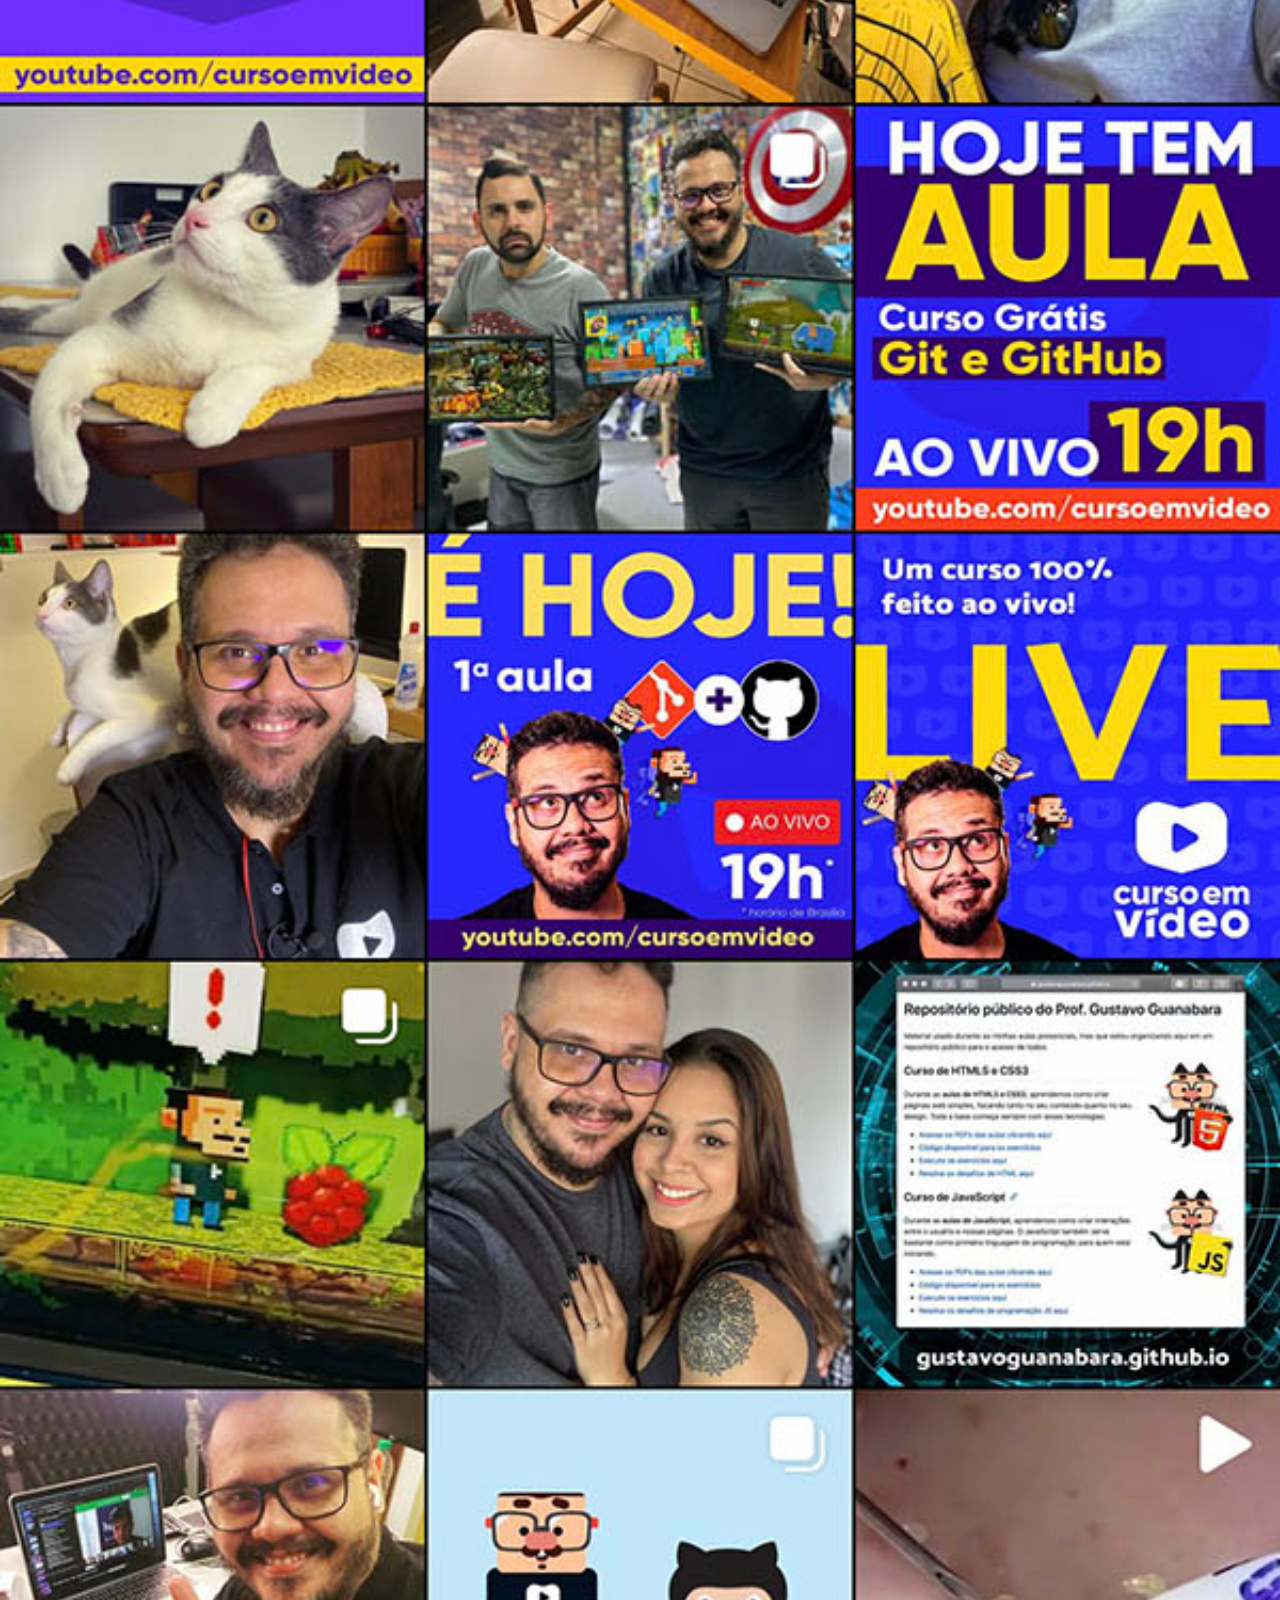
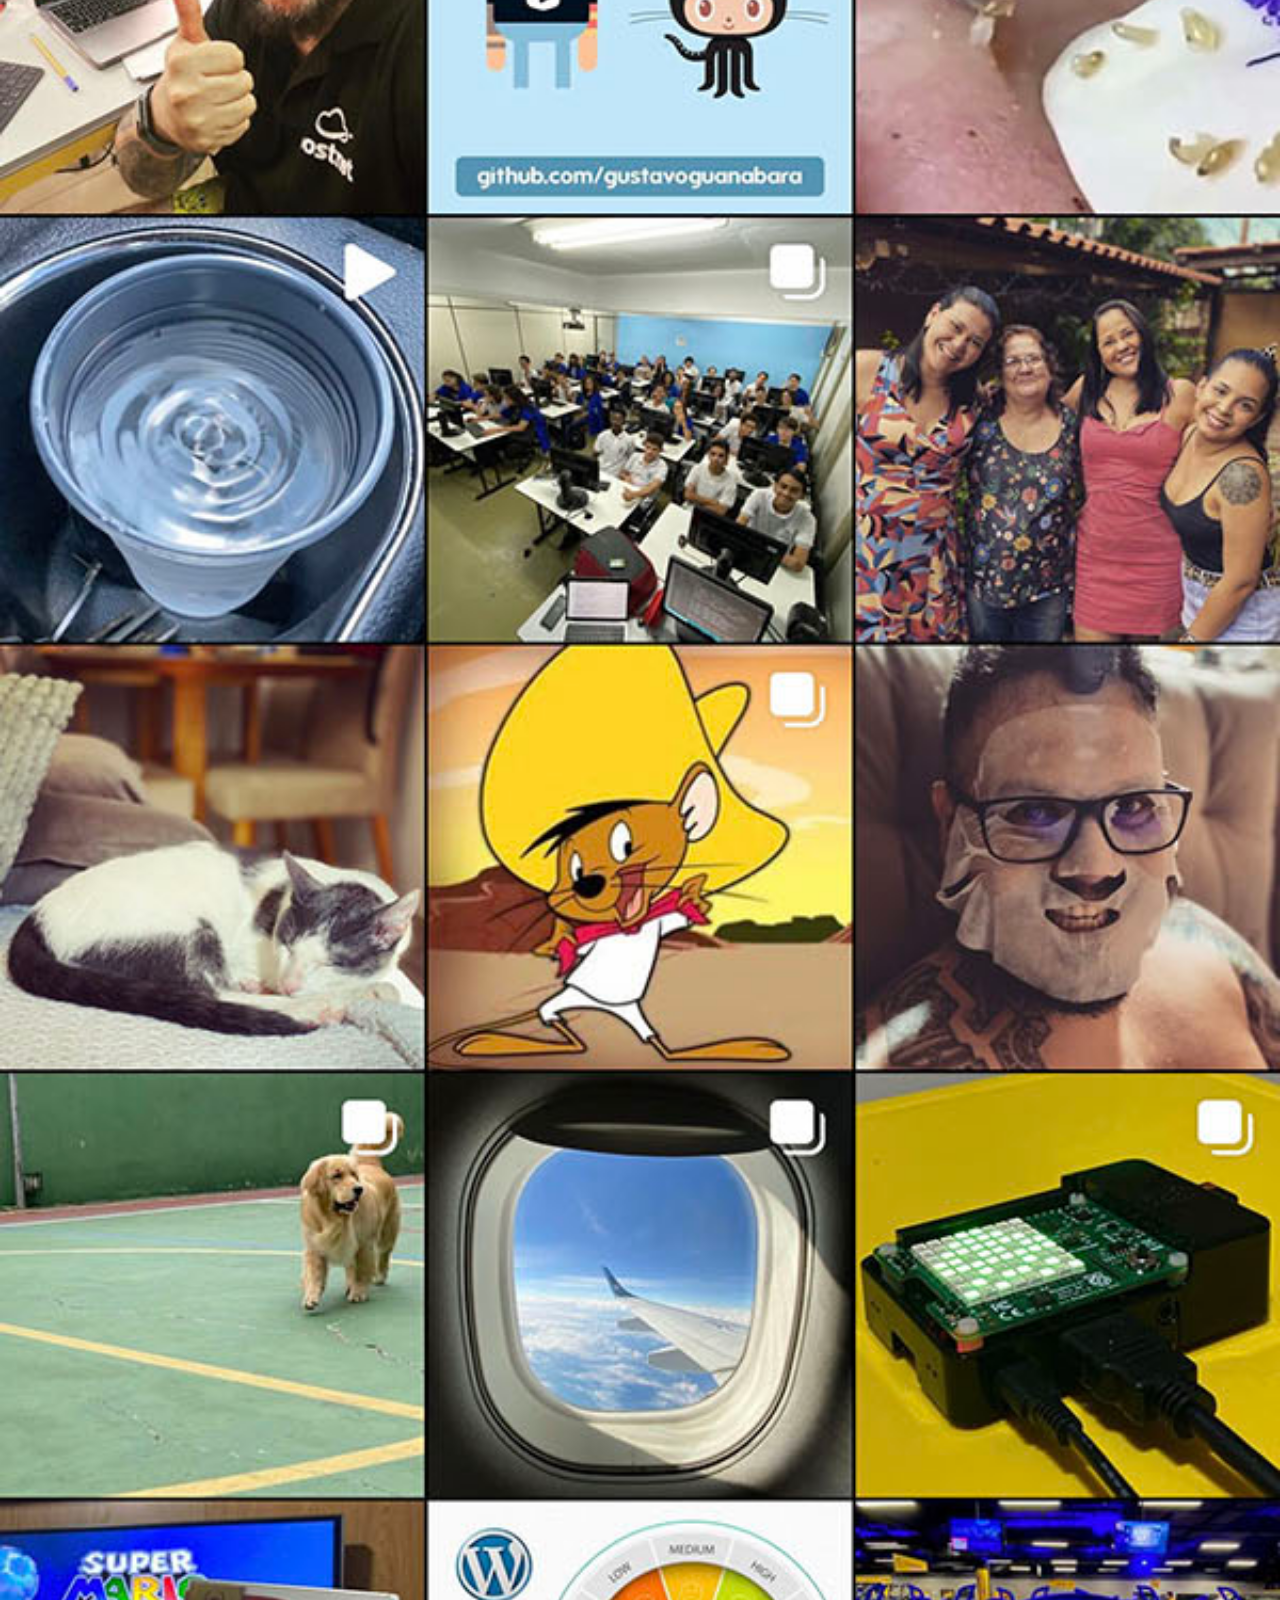
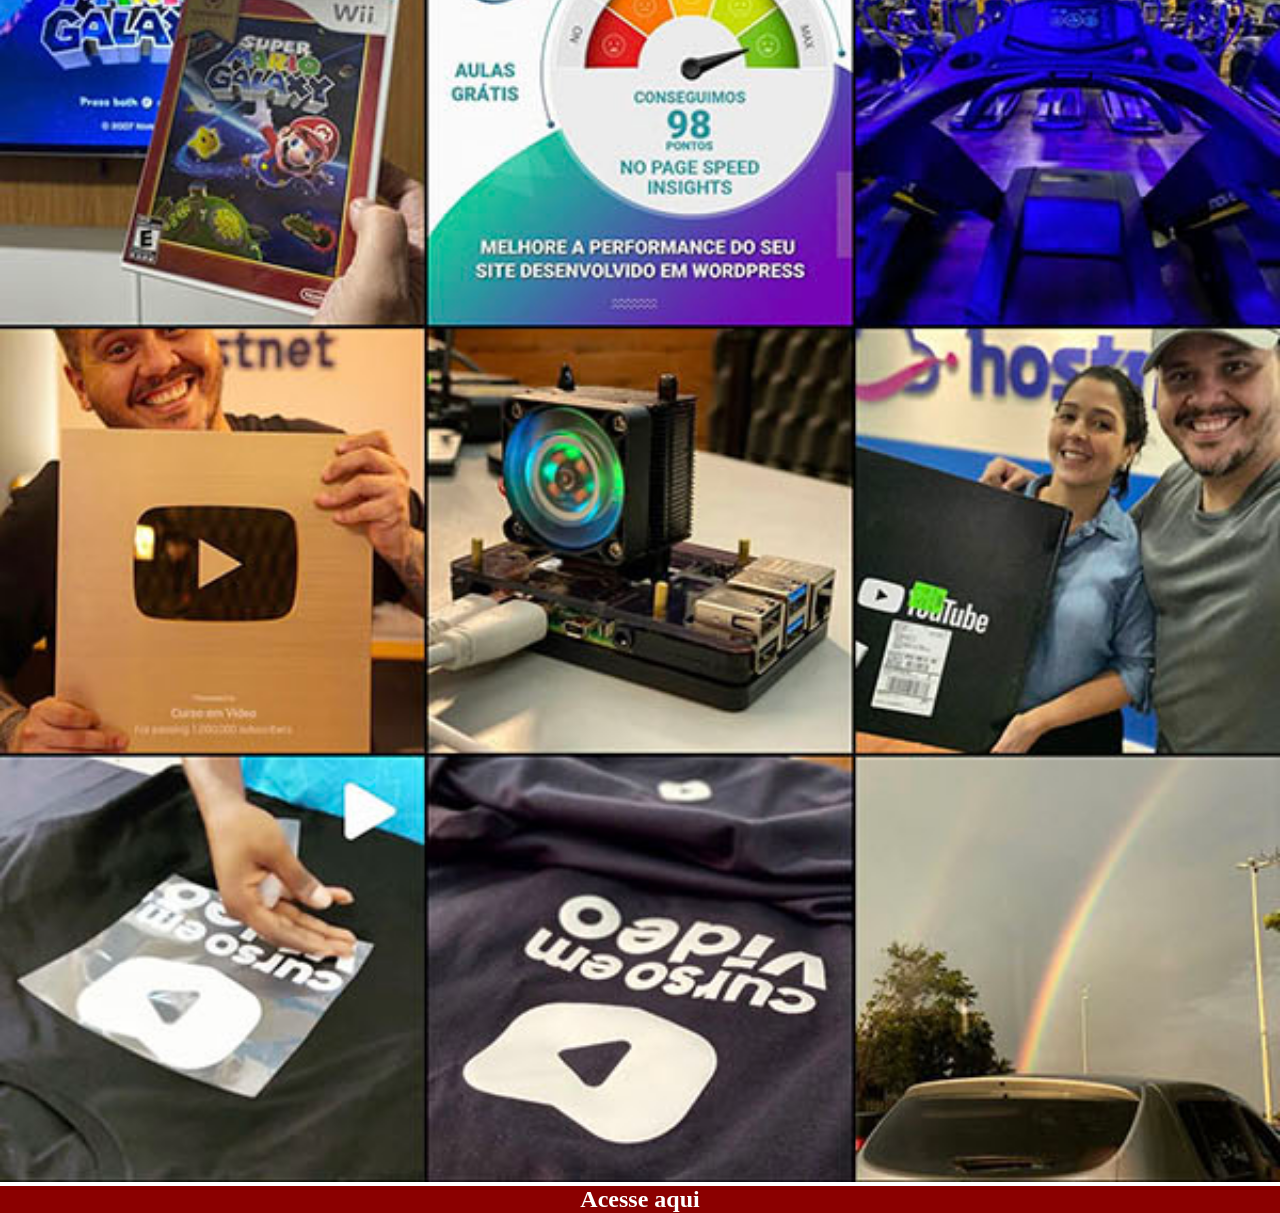
<file: instagram.html>
<!DOCTYPE html>
<html lang="pt-br">
<head>
    <meta charset="UTF-8">
    <meta name="viewport" content="width=device-width, initial-scale=1.0">
    <title>Document</title>
</head>
<style>
        *{ margin: 0px;
        padding: 0px;}

        ::-webkit-scrollbar{
            width: 0px;
            height: 0px;

        }

        img{
            width: 100vw;
        }



        a{
            display: block;
            text-align: center;
            text-decoration: none;
            font-size: 1.5em;
            background-color: darkred;
            color: white;
            font-weight: bolder;
        }


        a:hover{ 
            text-decoration: underline;
        }

        

</style>
<body>
    <img src="imagens/tela-instagram.jpg" alt="Instagram">
    <a href="#"  target="_blank">Acesse aqui</a>
    
    
</body>
</html>
</file>
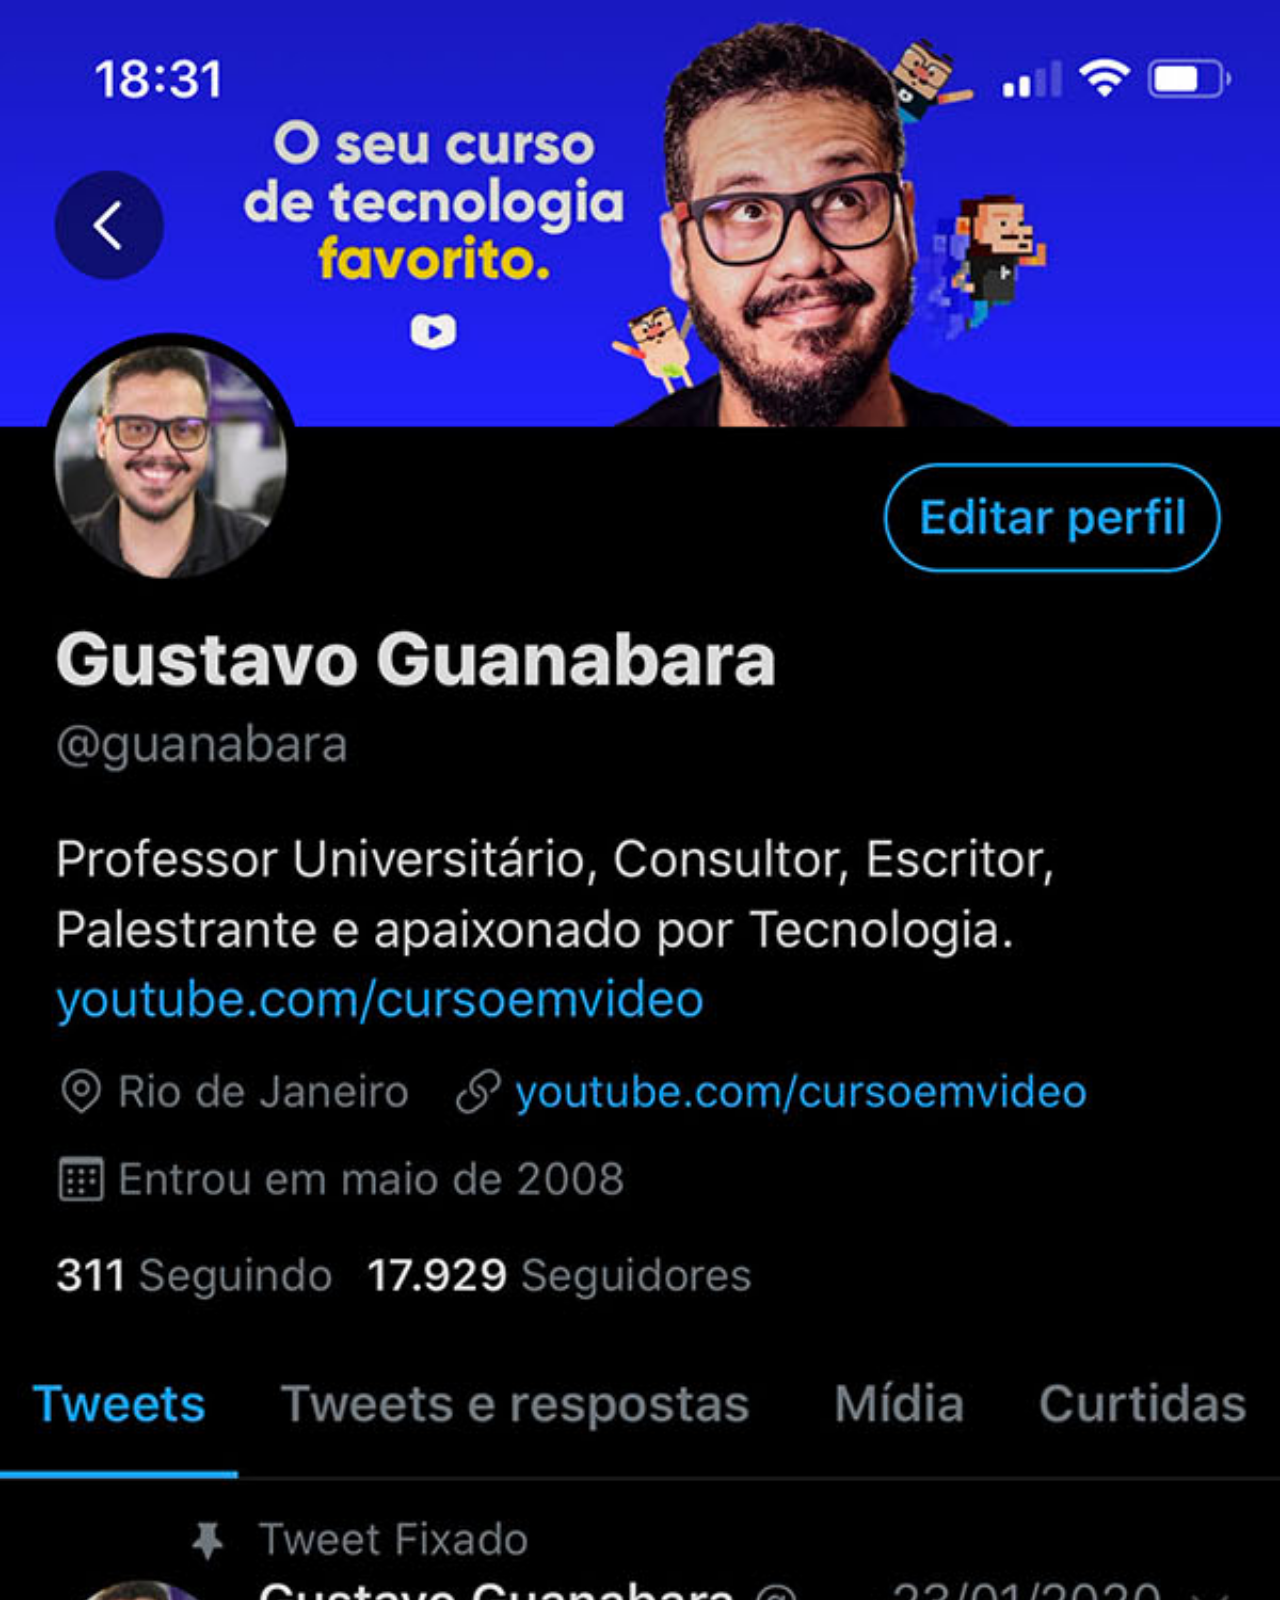
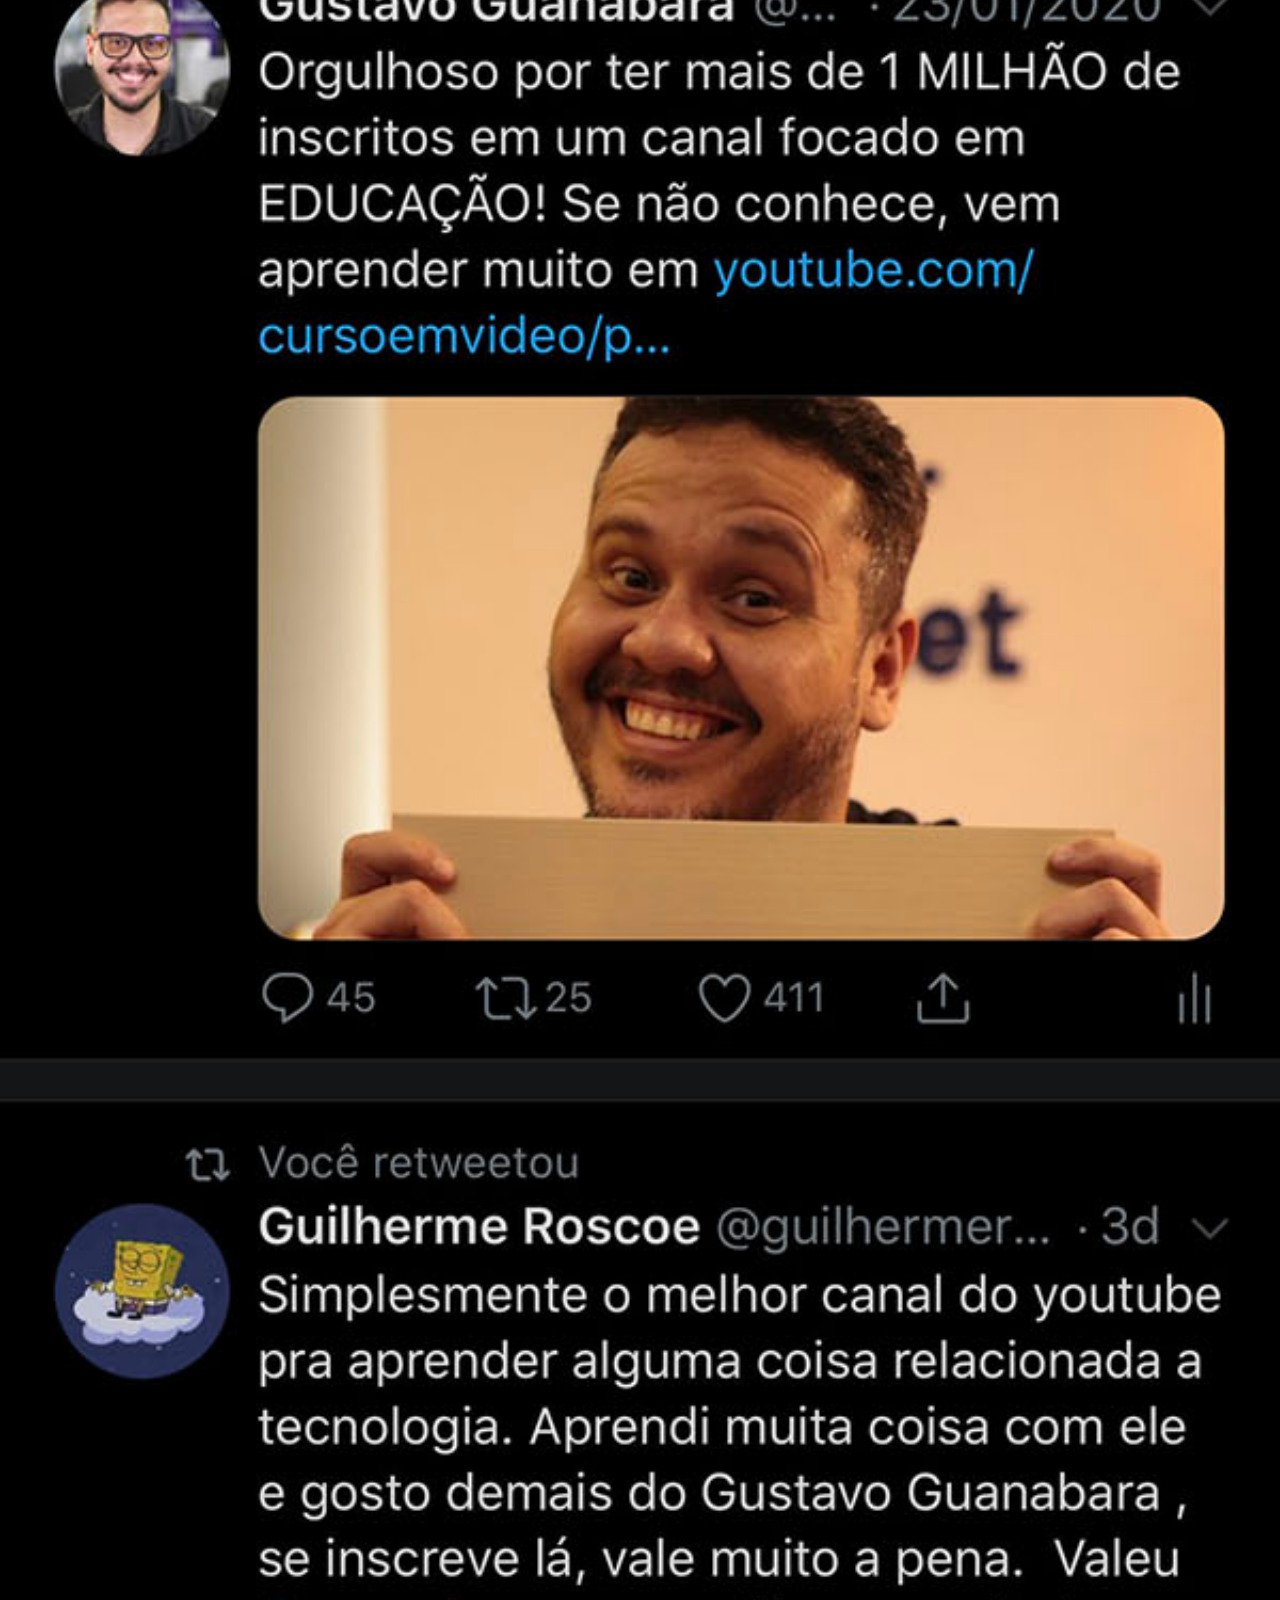
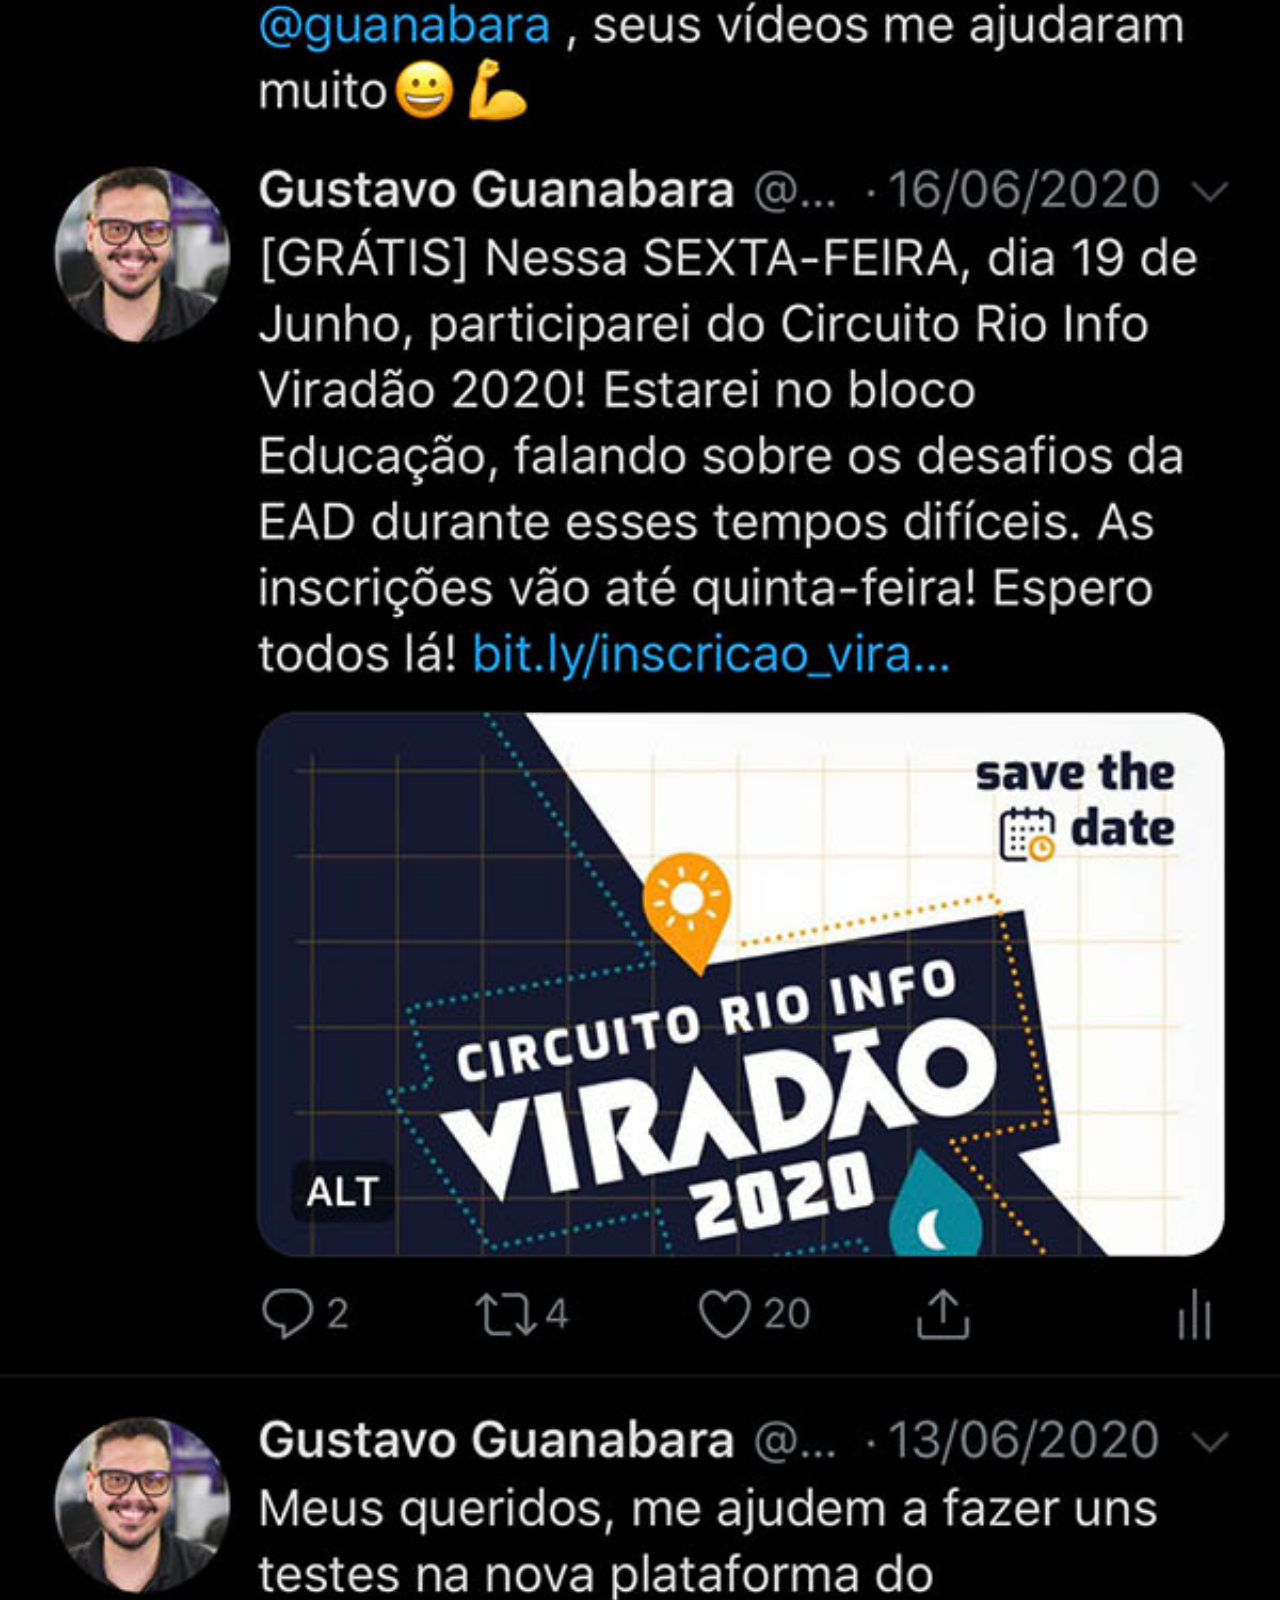
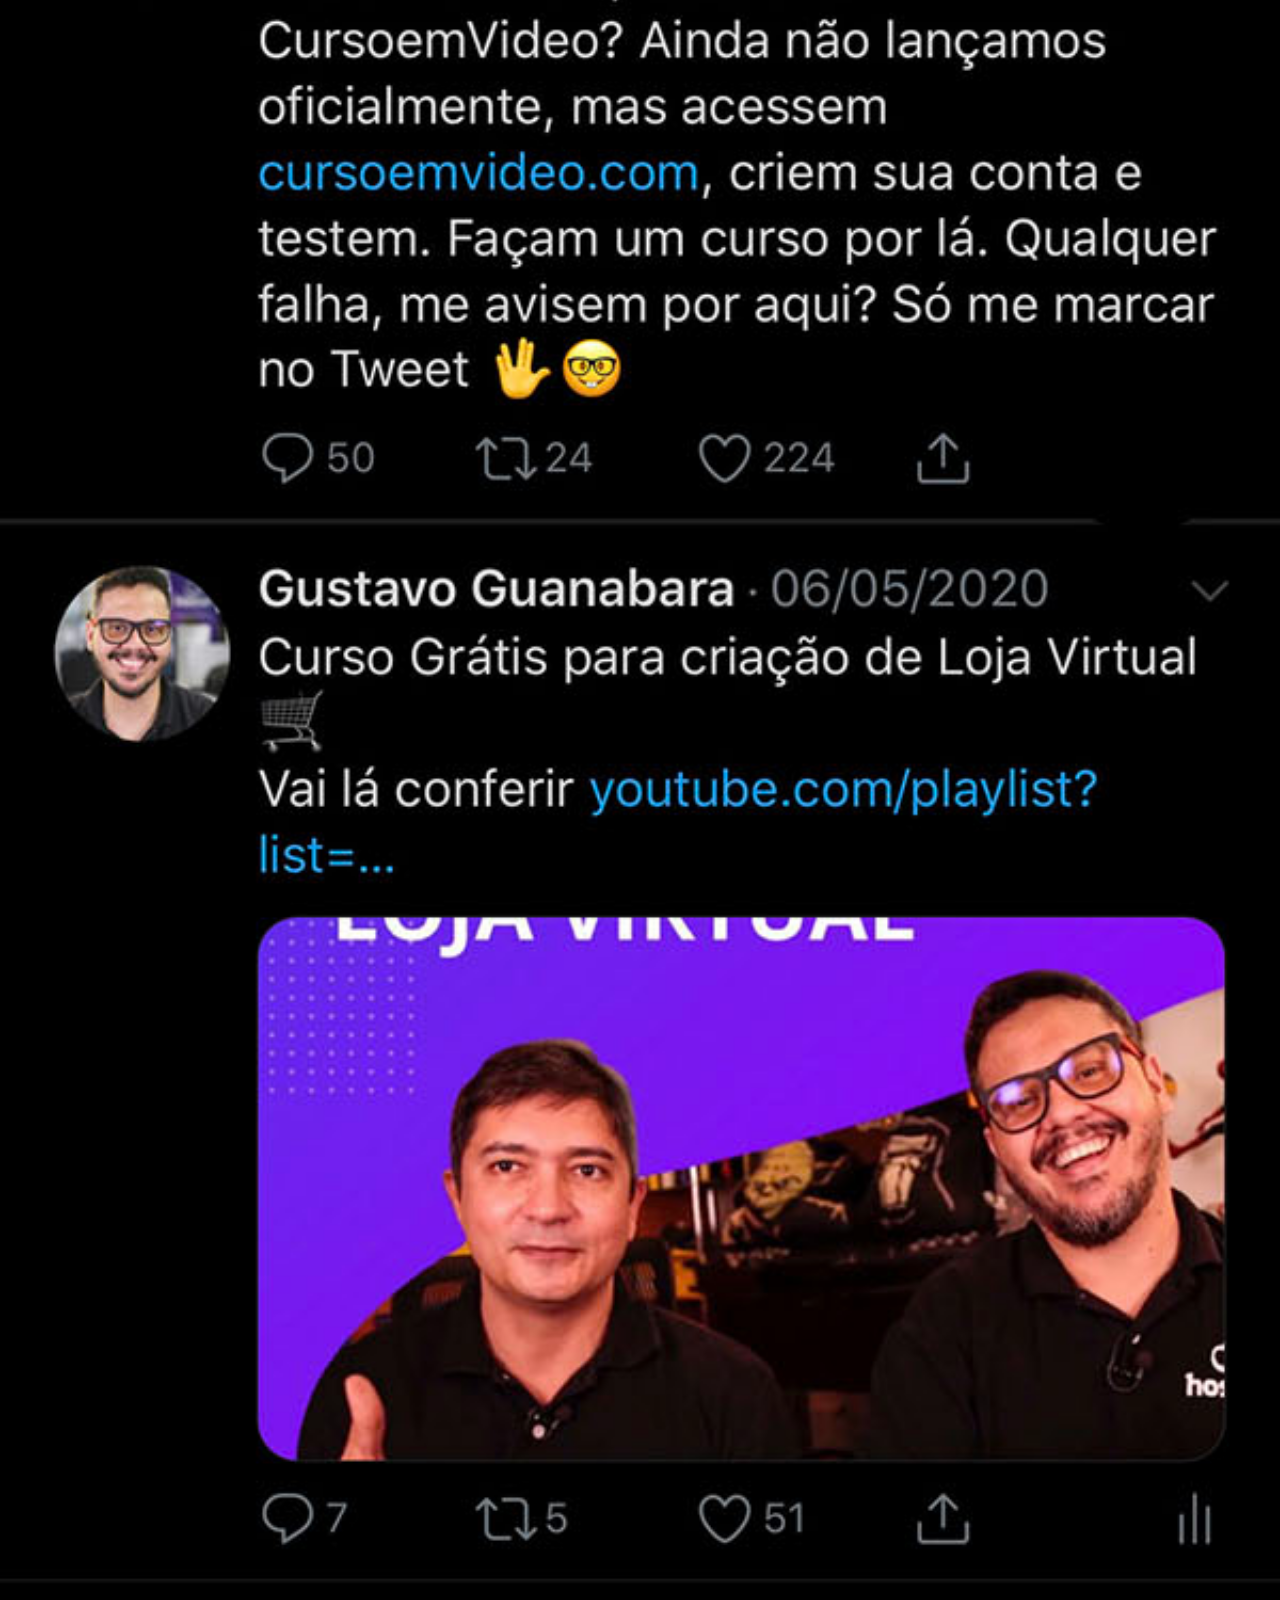
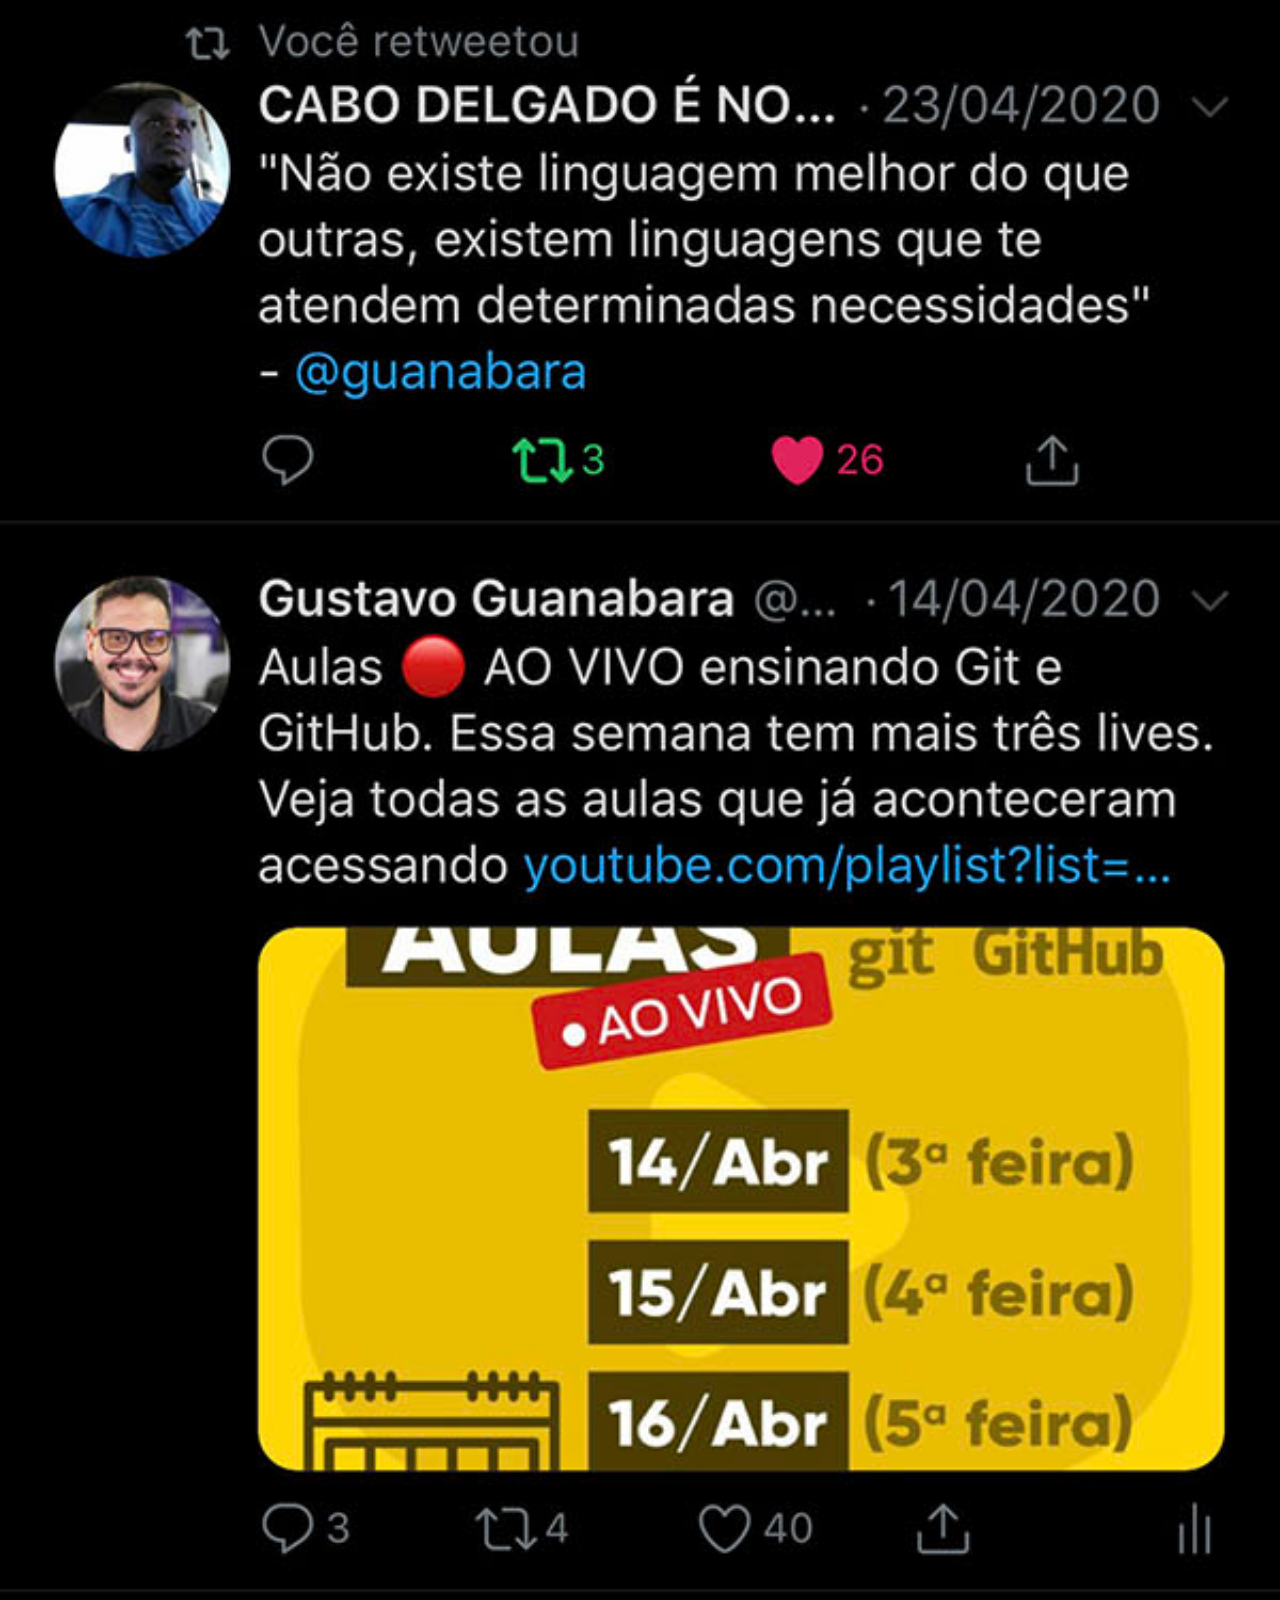
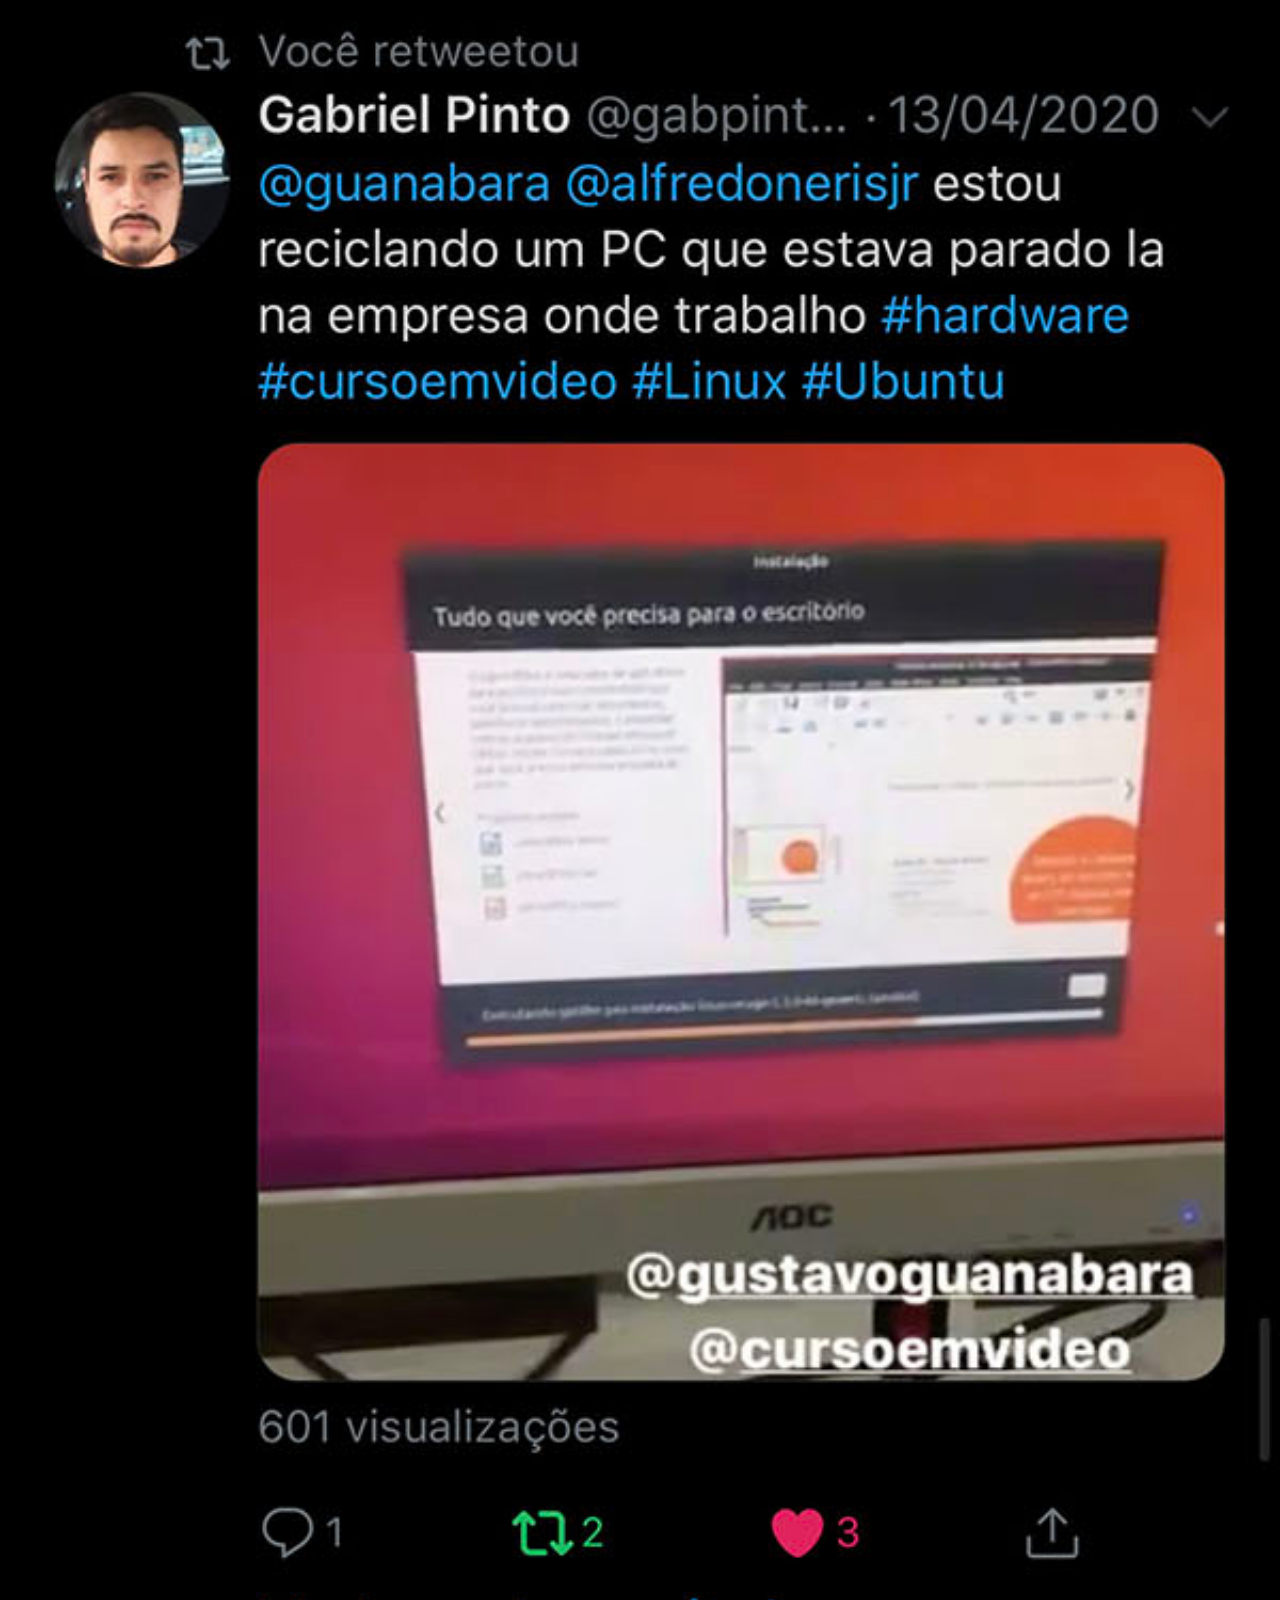
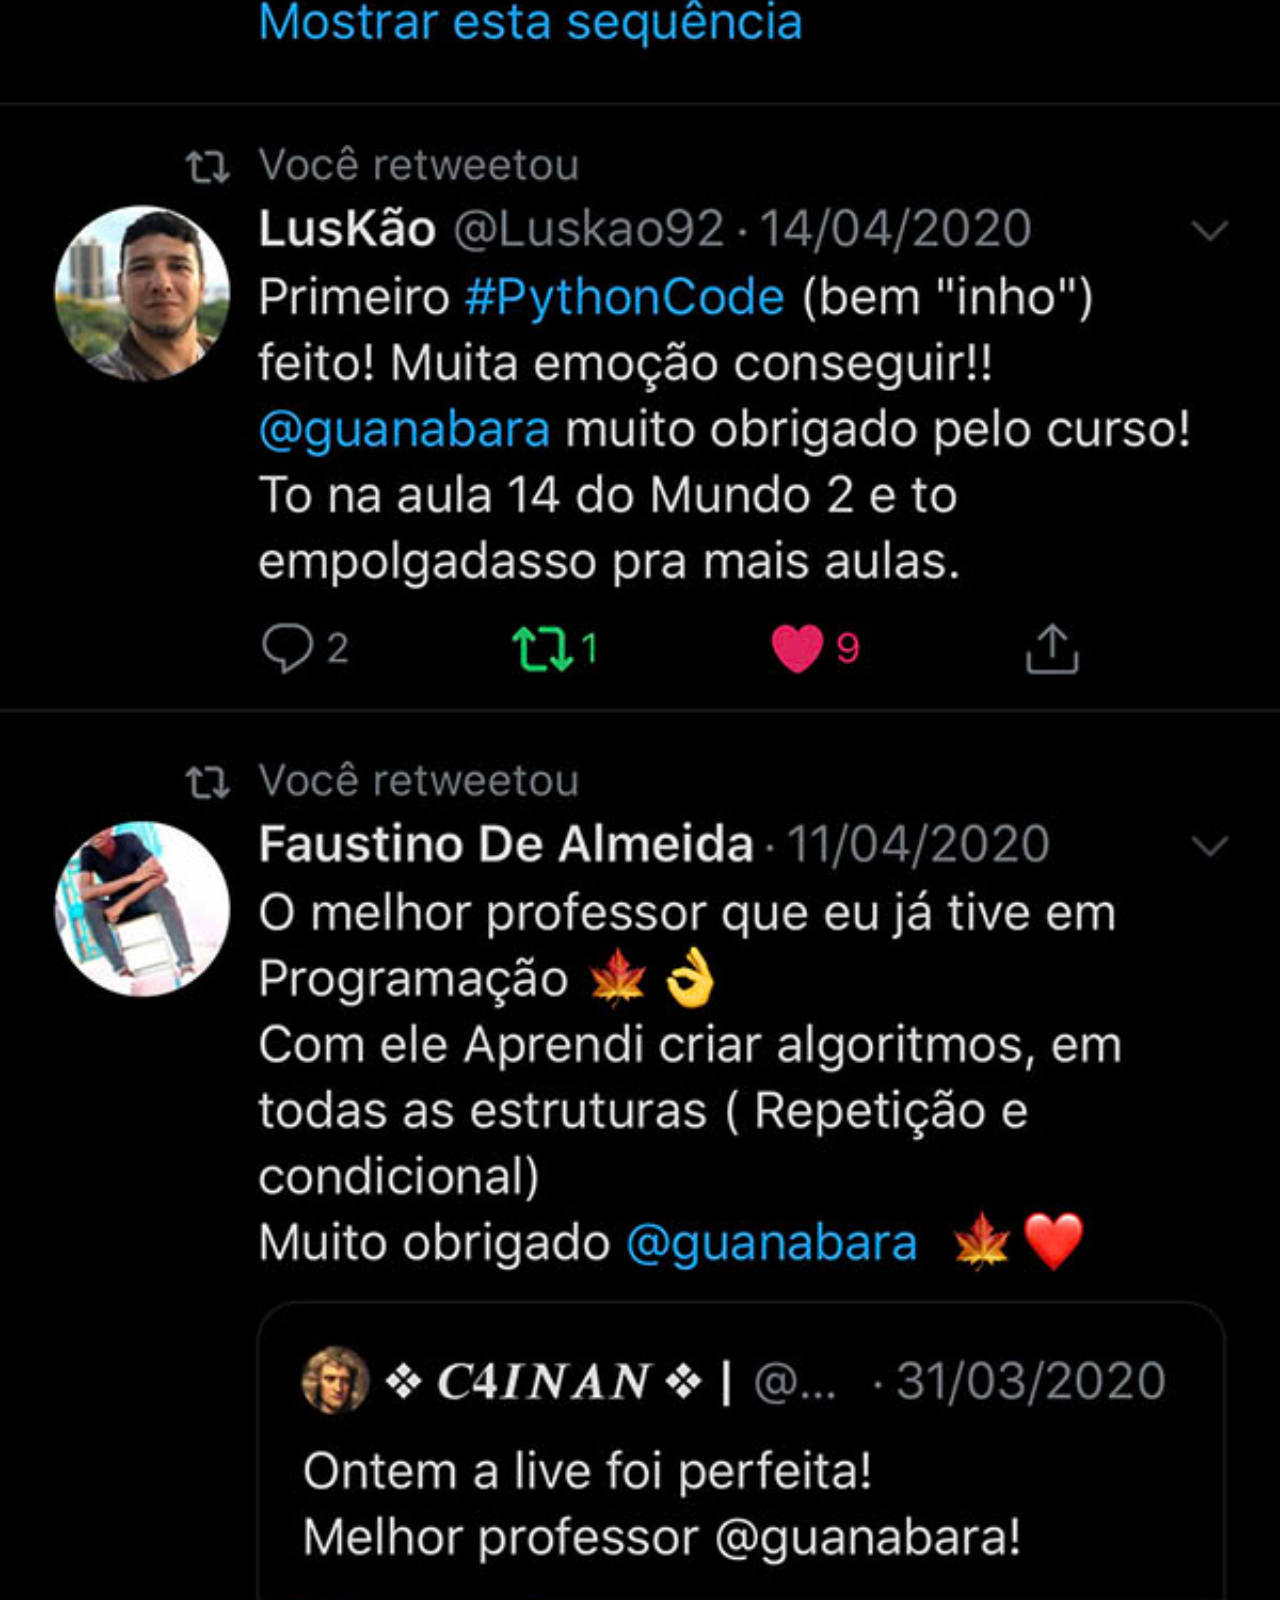
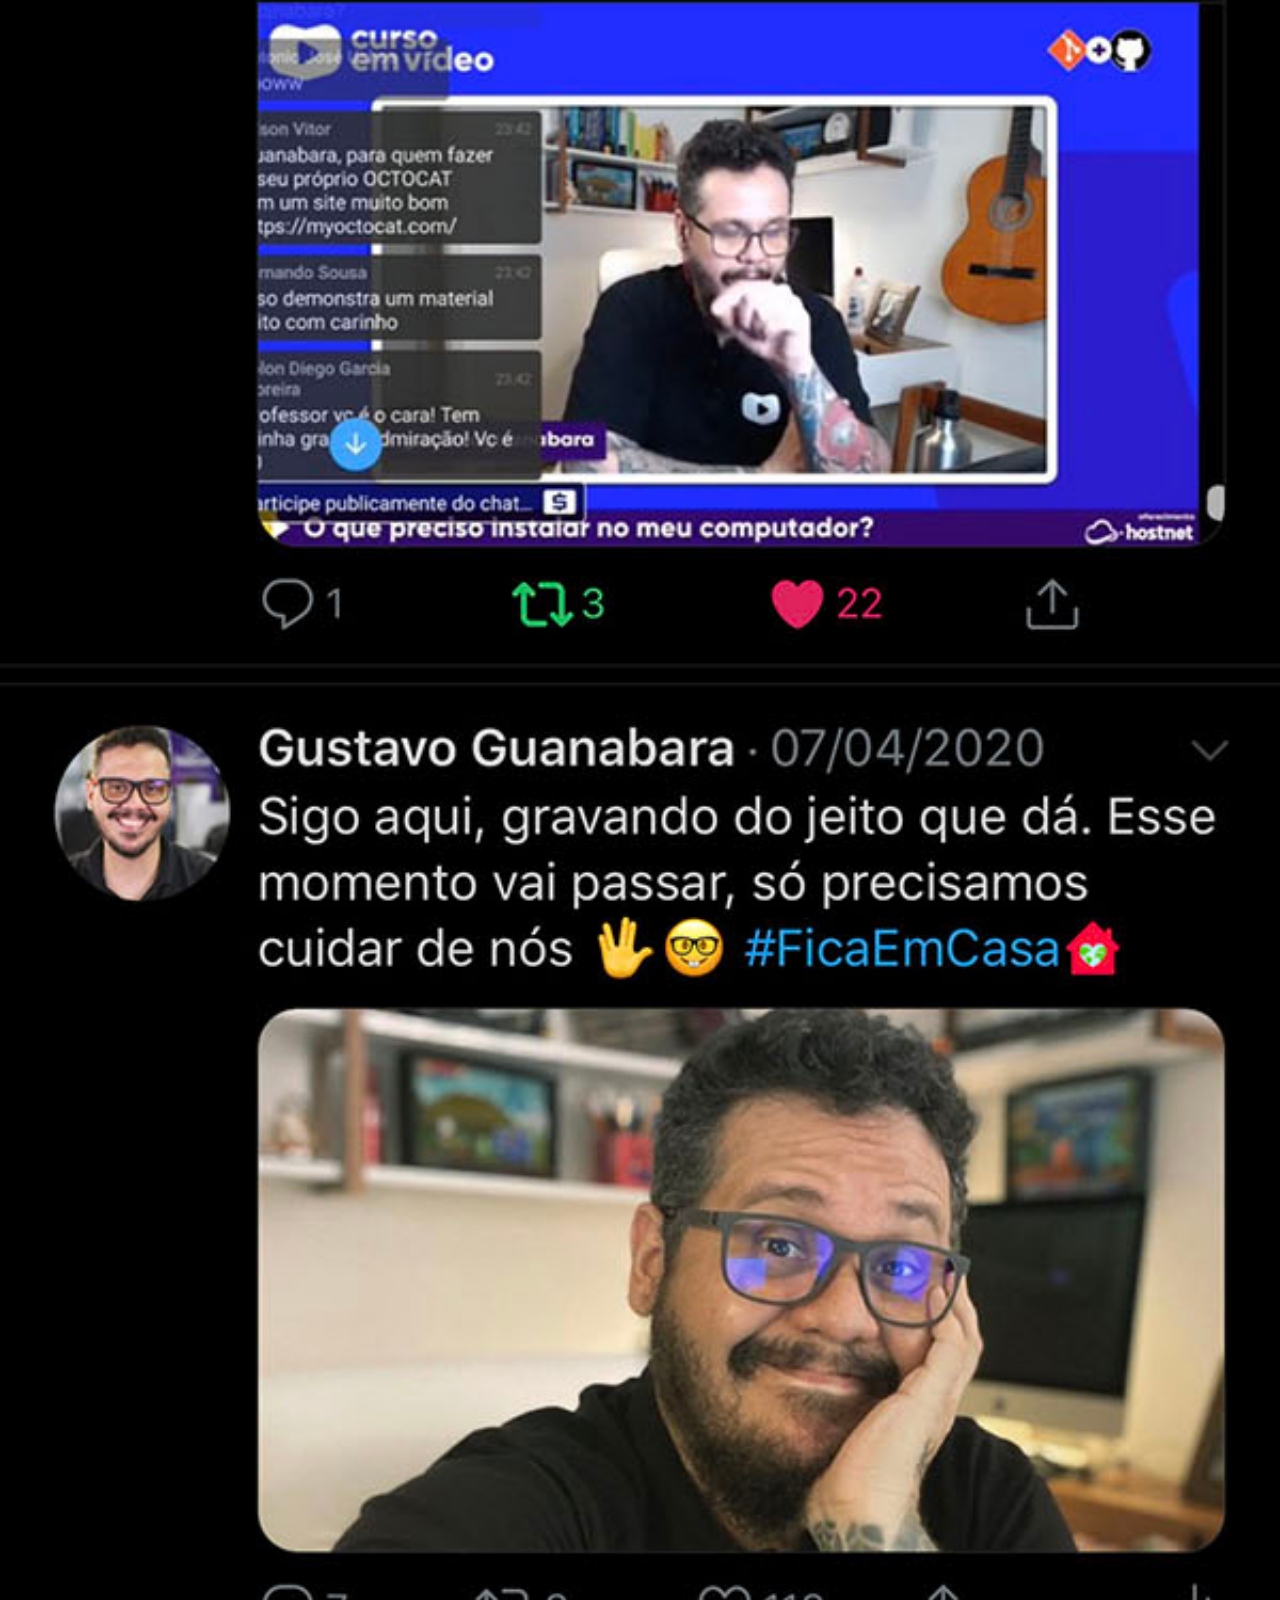
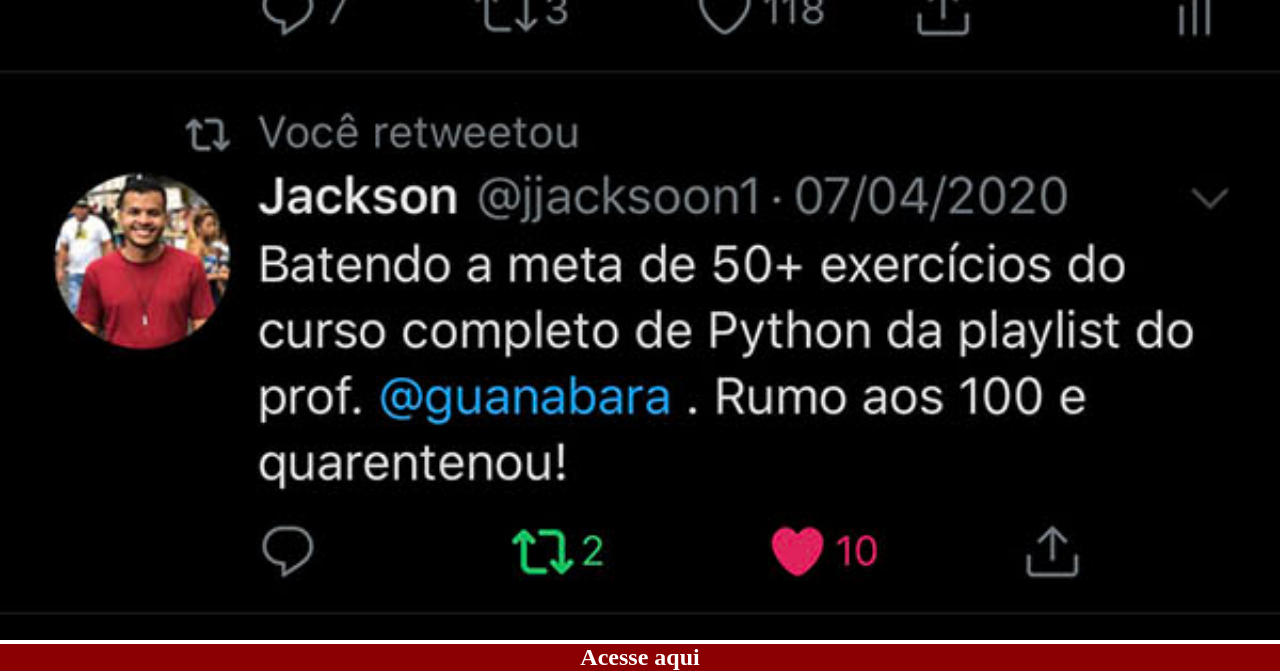
<file: twitter.html>
<!DOCTYPE html>
<html lang="pt-br">
<head>
    <meta charset="UTF-8">
    <meta name="viewport" content="width=device-width, initial-scale=1.0">
    <title>Document</title>
</head>
<style>
        *{ margin: 0px;
        padding: 0px;}

        ::-webkit-scrollbar{
            width: 0px;
            height: 0px;
        }


        img{ width: 100vw;}



        a{  display: block;
            background-color: darkred;
            text-align: center;
            color: white;
            text-decoration: none;
            font-size: 1.5em;
            font-weight: bolder;

        }



        a:hover{ text-decoration: underline;}

       
        

</style>
<body>
    <img src="imagens/tela-twitter.jpg" alt="Twitter">
    <a href="#" target="_blank">Acesse aqui</a>
  
</body>
</html>
</file>
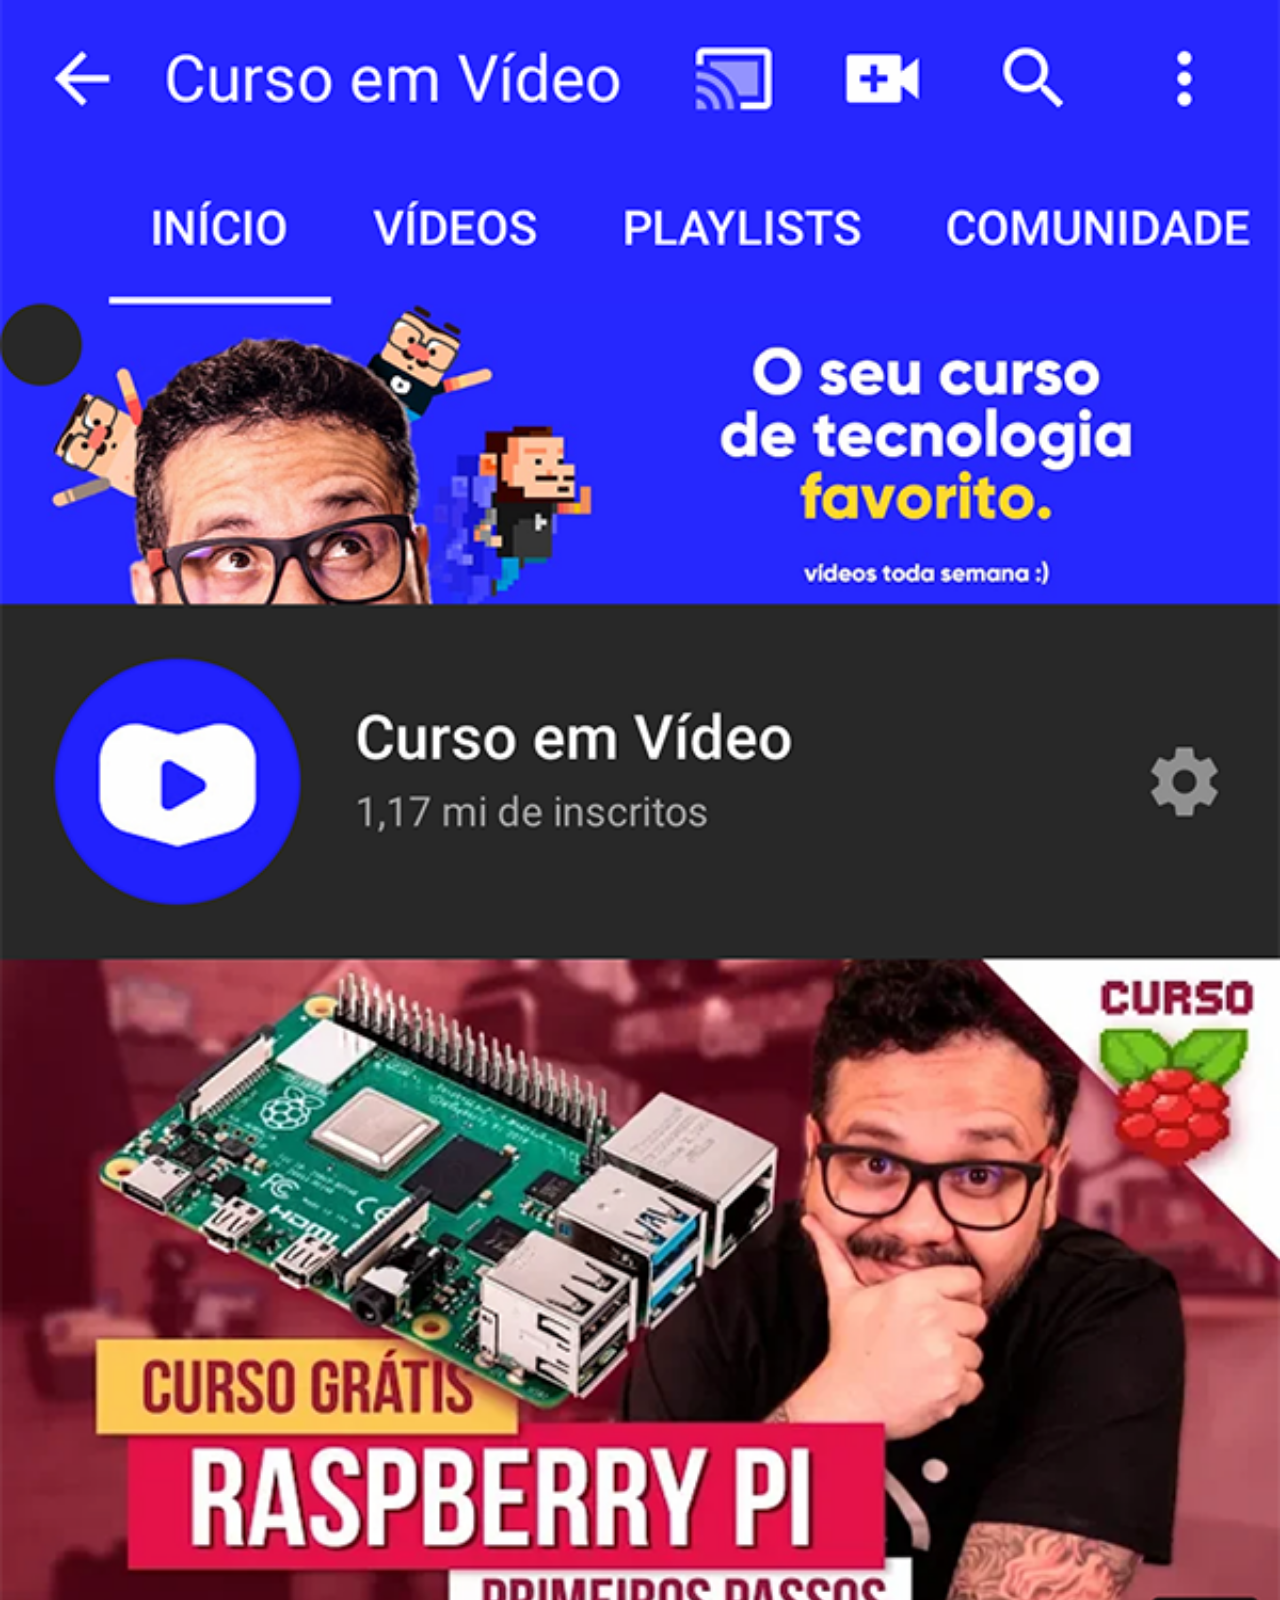
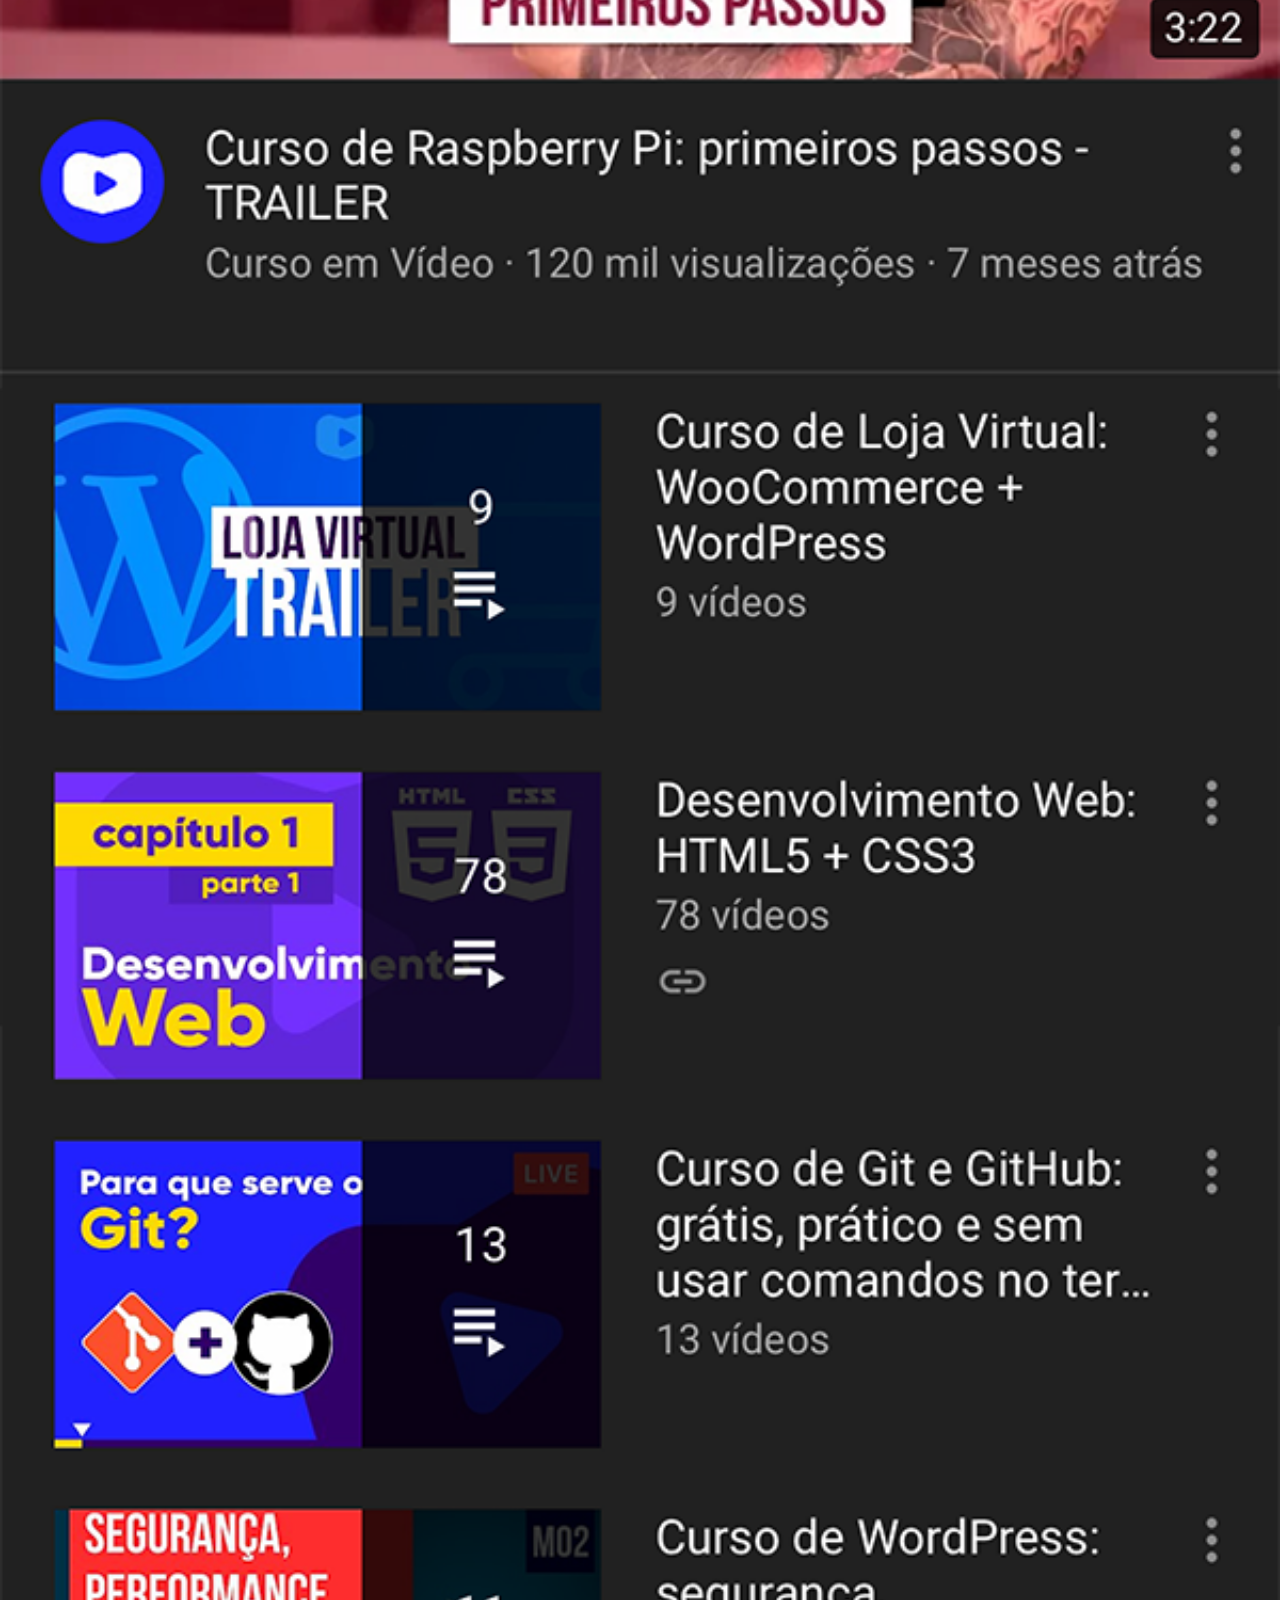
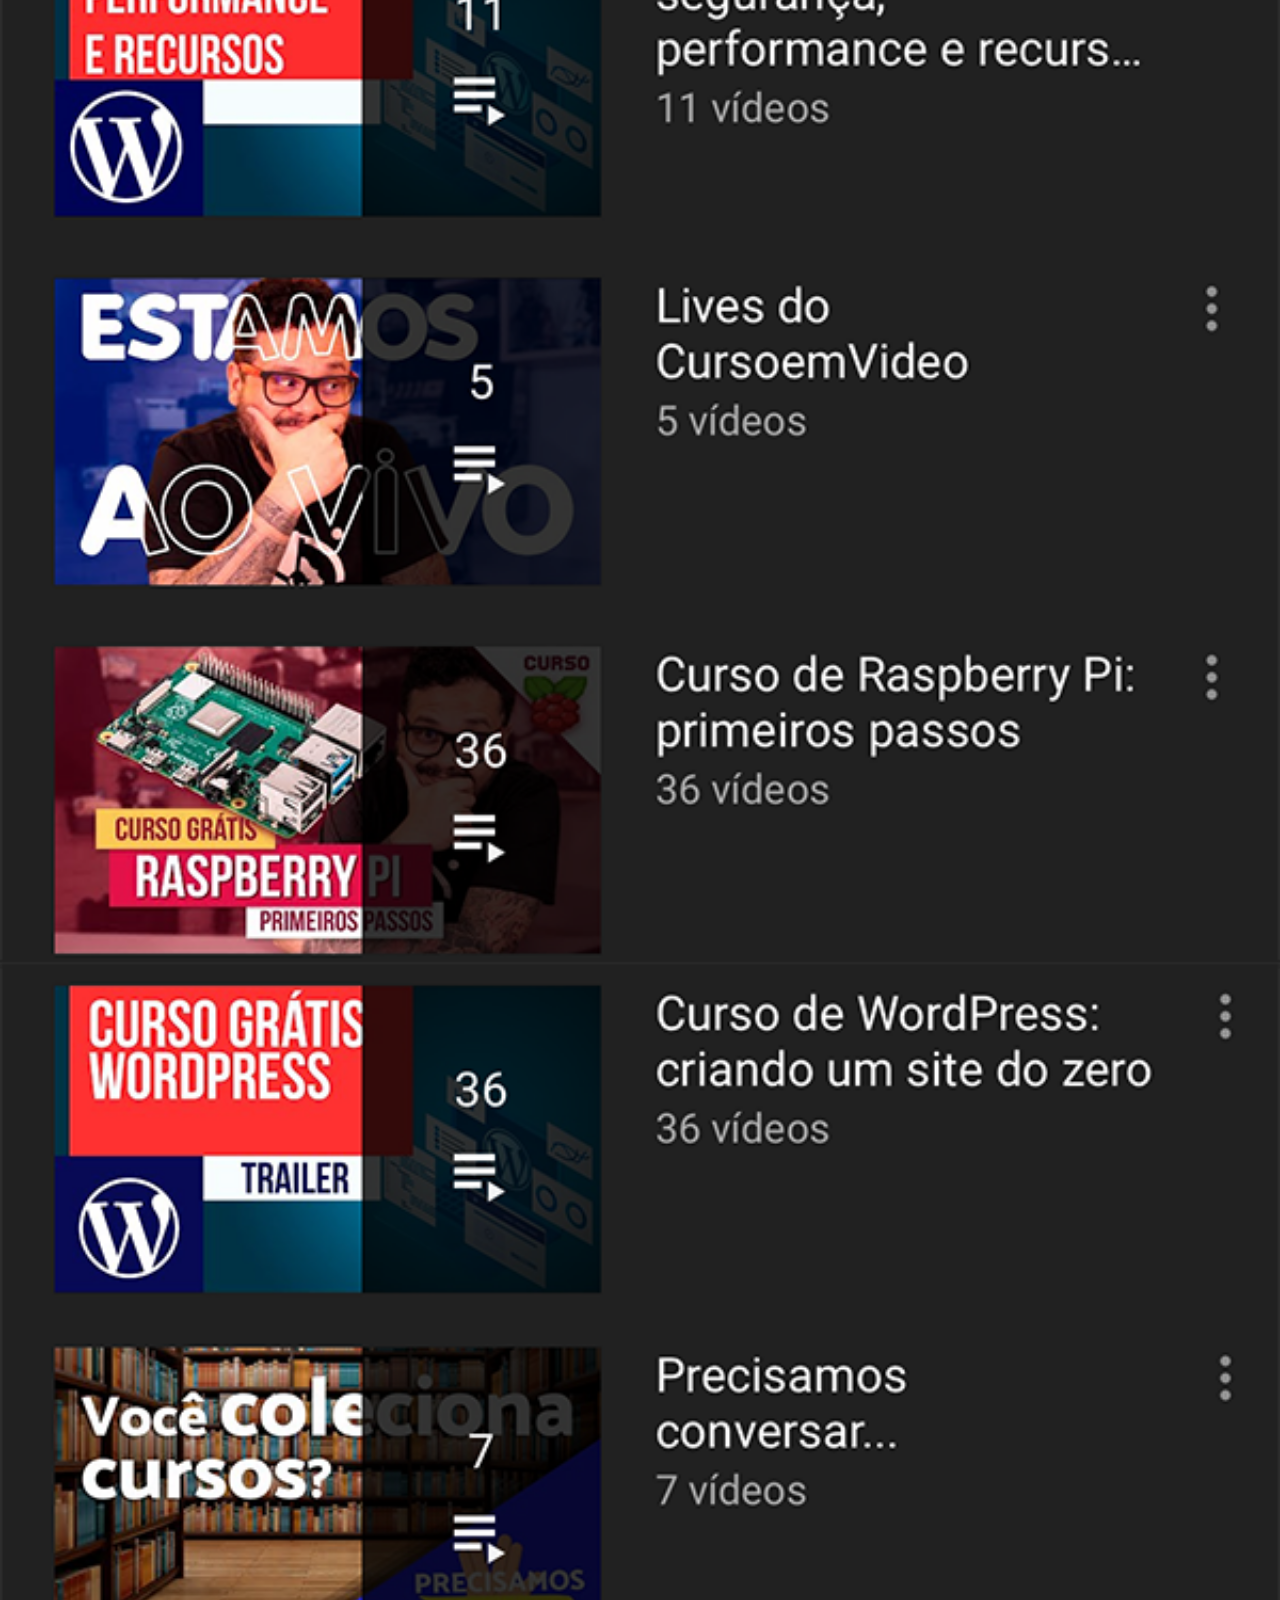
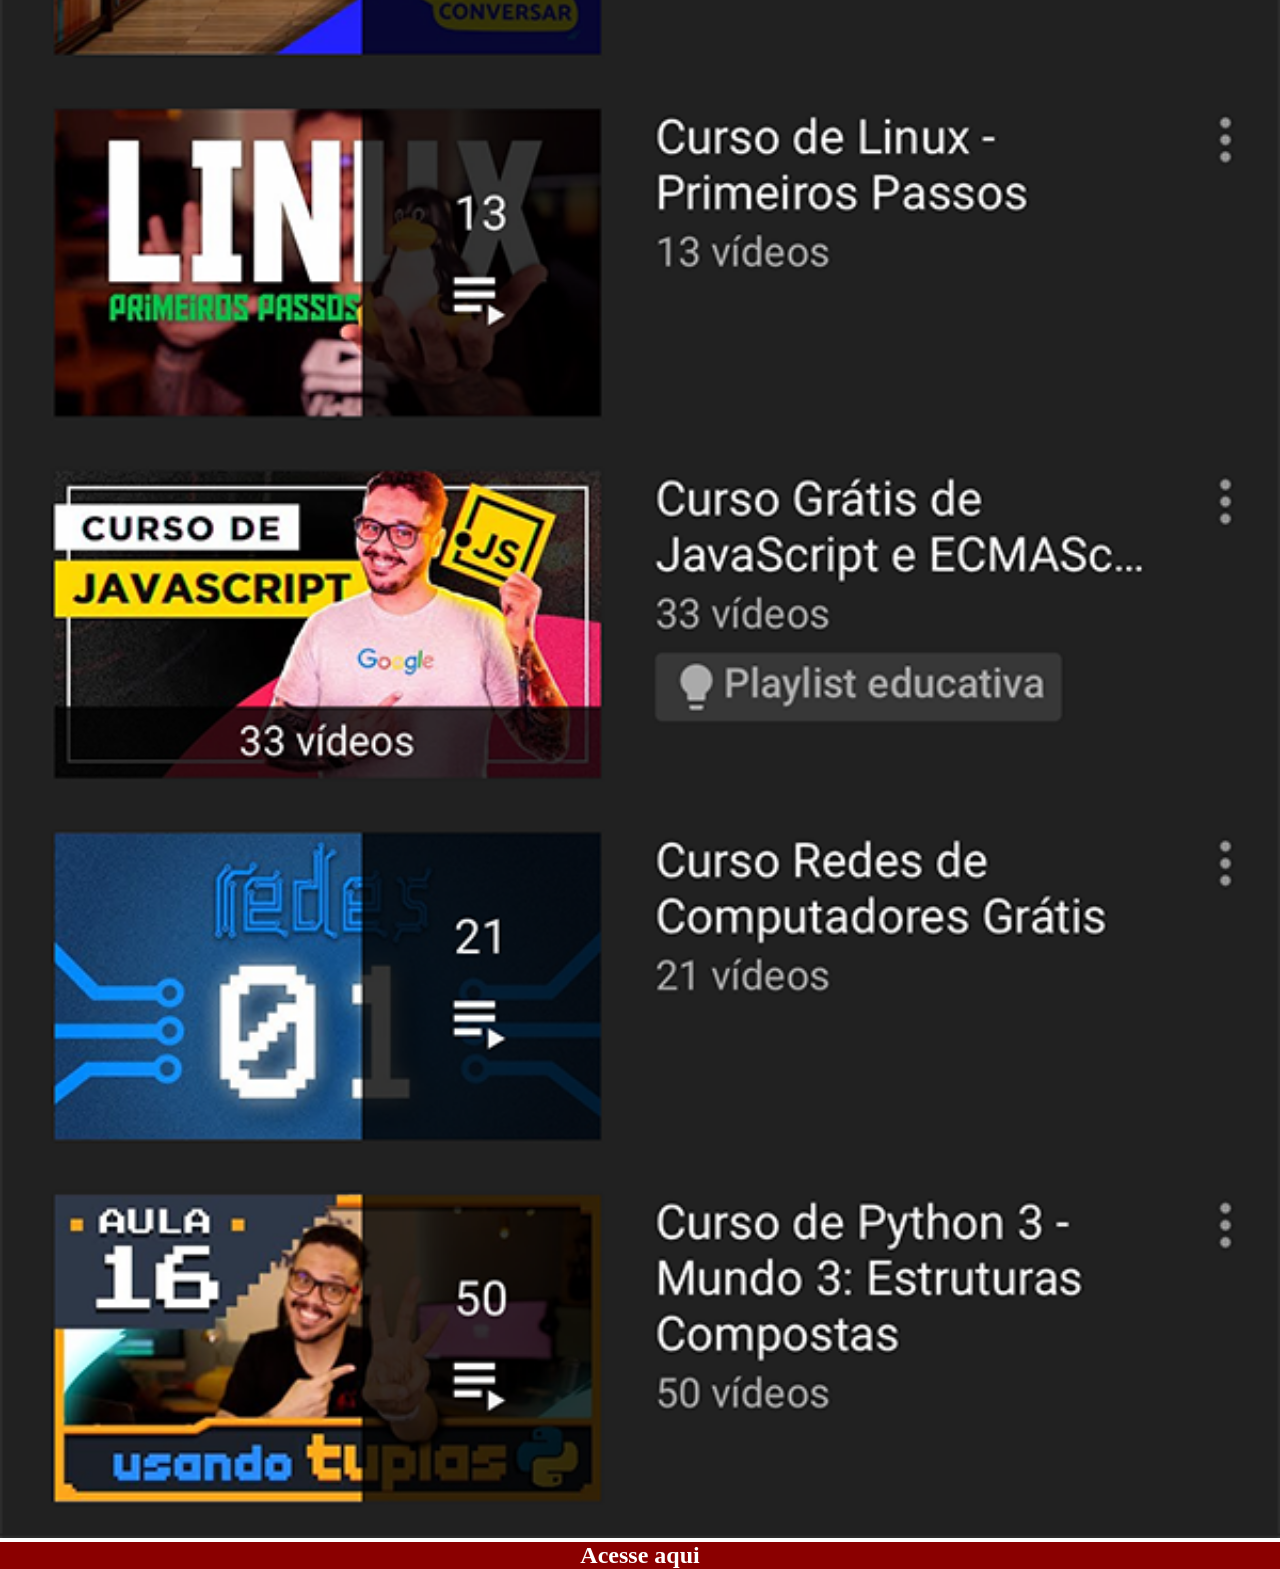
<file: youtube.html>
<!DOCTYPE html>
<html lang="pt-br">
<head>
    <meta charset="UTF-8">
    <meta name="viewport" content="width=device-width, initial-scale=1.0">
    <title>Document</title>
</head>

        <style>
            *{ margin: 0px;
               padding: 0px;}
               

            ::-webkit-scrollbar{
                width: 0px;
                height: 0px;
            }




               img{ width: 100vw;
                   }


               a{ display: block;
                  text-align: center;
                  background-color: darkred;
                  color: white;
                  font-weight: bolder;
                  text-decoration: none;
                  font-size: 1.5em;
                  
                  
                }

                a:hover{ text-decoration: underline; 
                }

        </style>





<body>
    <img src="imagens/tela-youtube.png" alt="Youtube">
    <a href="https://www.youtube.com/watch?v=ar5UB2MxraE&list=PLHz_AreHm4dkcVCk2Bn_fdVQ81Fkrh6WT&index=16" target="_blank">Acesse aqui</a>

</body>
</html>
</file>
<file: estilos/style.css>
@charset "UTF-8";

*{
    margin: 0px;
    padding: 0px;
}

html, body{ 
    height: 100vh;
    width: 100vw;
    background-color: black;
}


main{ height: 100vh;
    position: relative;}



body{
    background: url(../imagens/fundo-madeira.jpg) no-repeat center center; 
    background-attachment: fixed;
    background-size: cover;
}



#telefone{ position: absolute;
            top: 50%;
            left: 50%; 
            transform:translate( -50%, -50%);

            height: 620px;
            width: 305px;
            background-color: white;
            background:  url(../imagens/frame-iphone.png) no-repeat; }
        


iframe#tela{ position: relative;
        top: 83px;
        left: 24px;
        width: 263px;
        height: 467px;
    
}


#redes-sociais img{ 
    width: 50px;
    height: 50px;
    border-radius: 50%;
    margin: 10px;
    border-radius: 1px solid black;
    box-sizing: border-box;
}

section#redes-sociais img:hover{
    border: 2px solid white;
    transform: translate(4px, 4px);
    transition: transform 0.6s;
}
</file>
